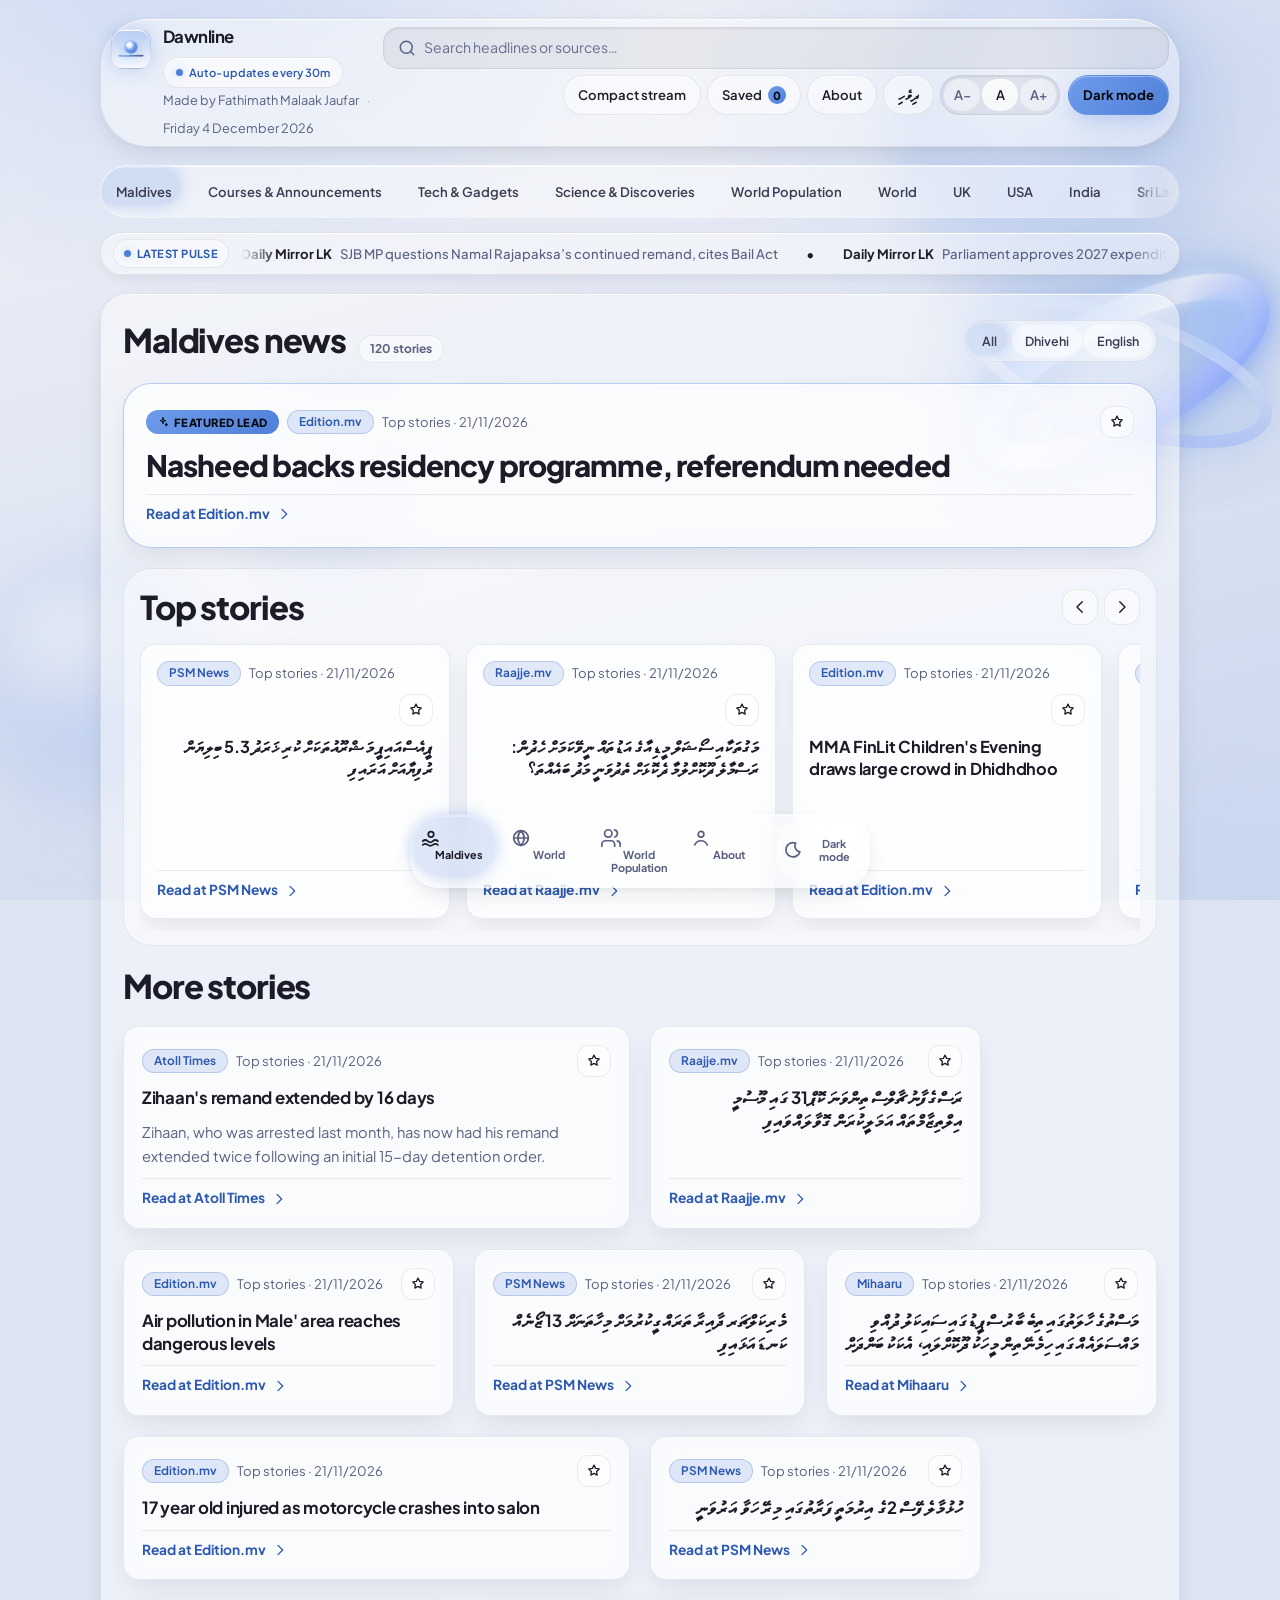
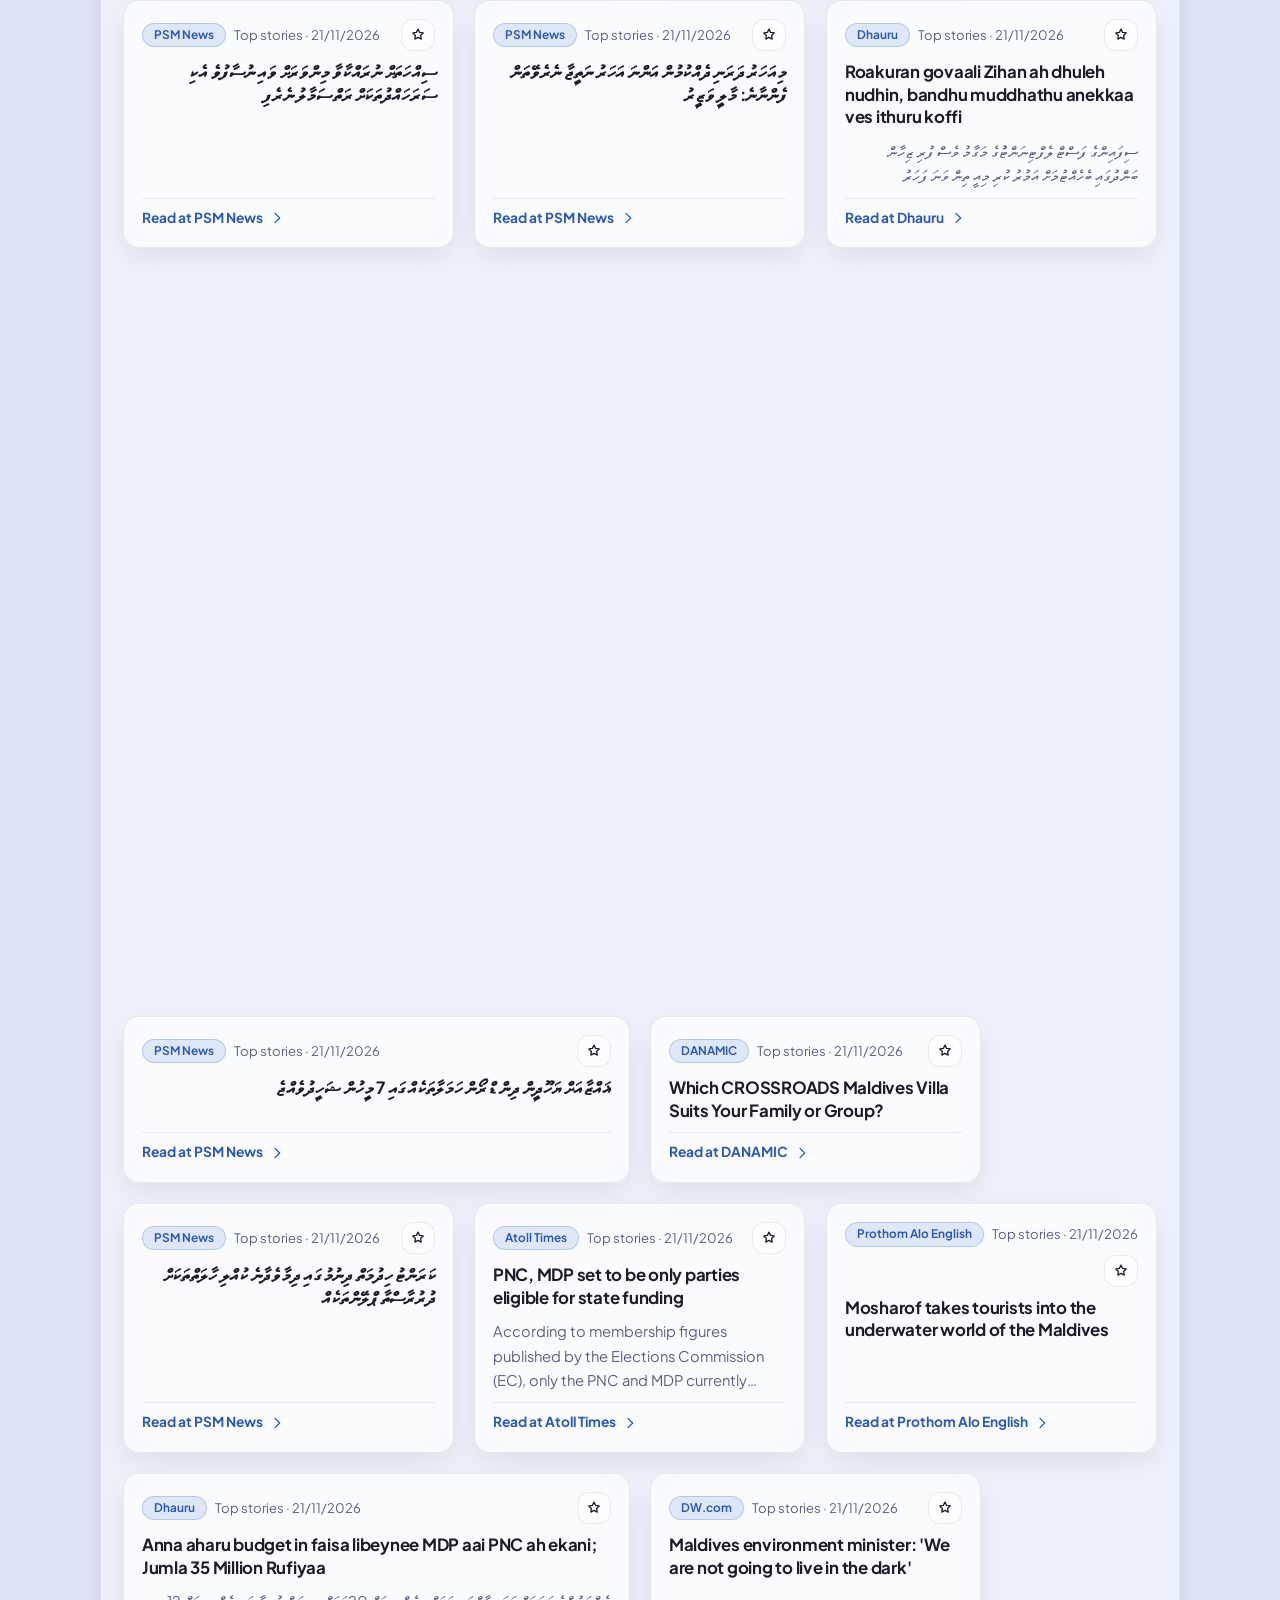
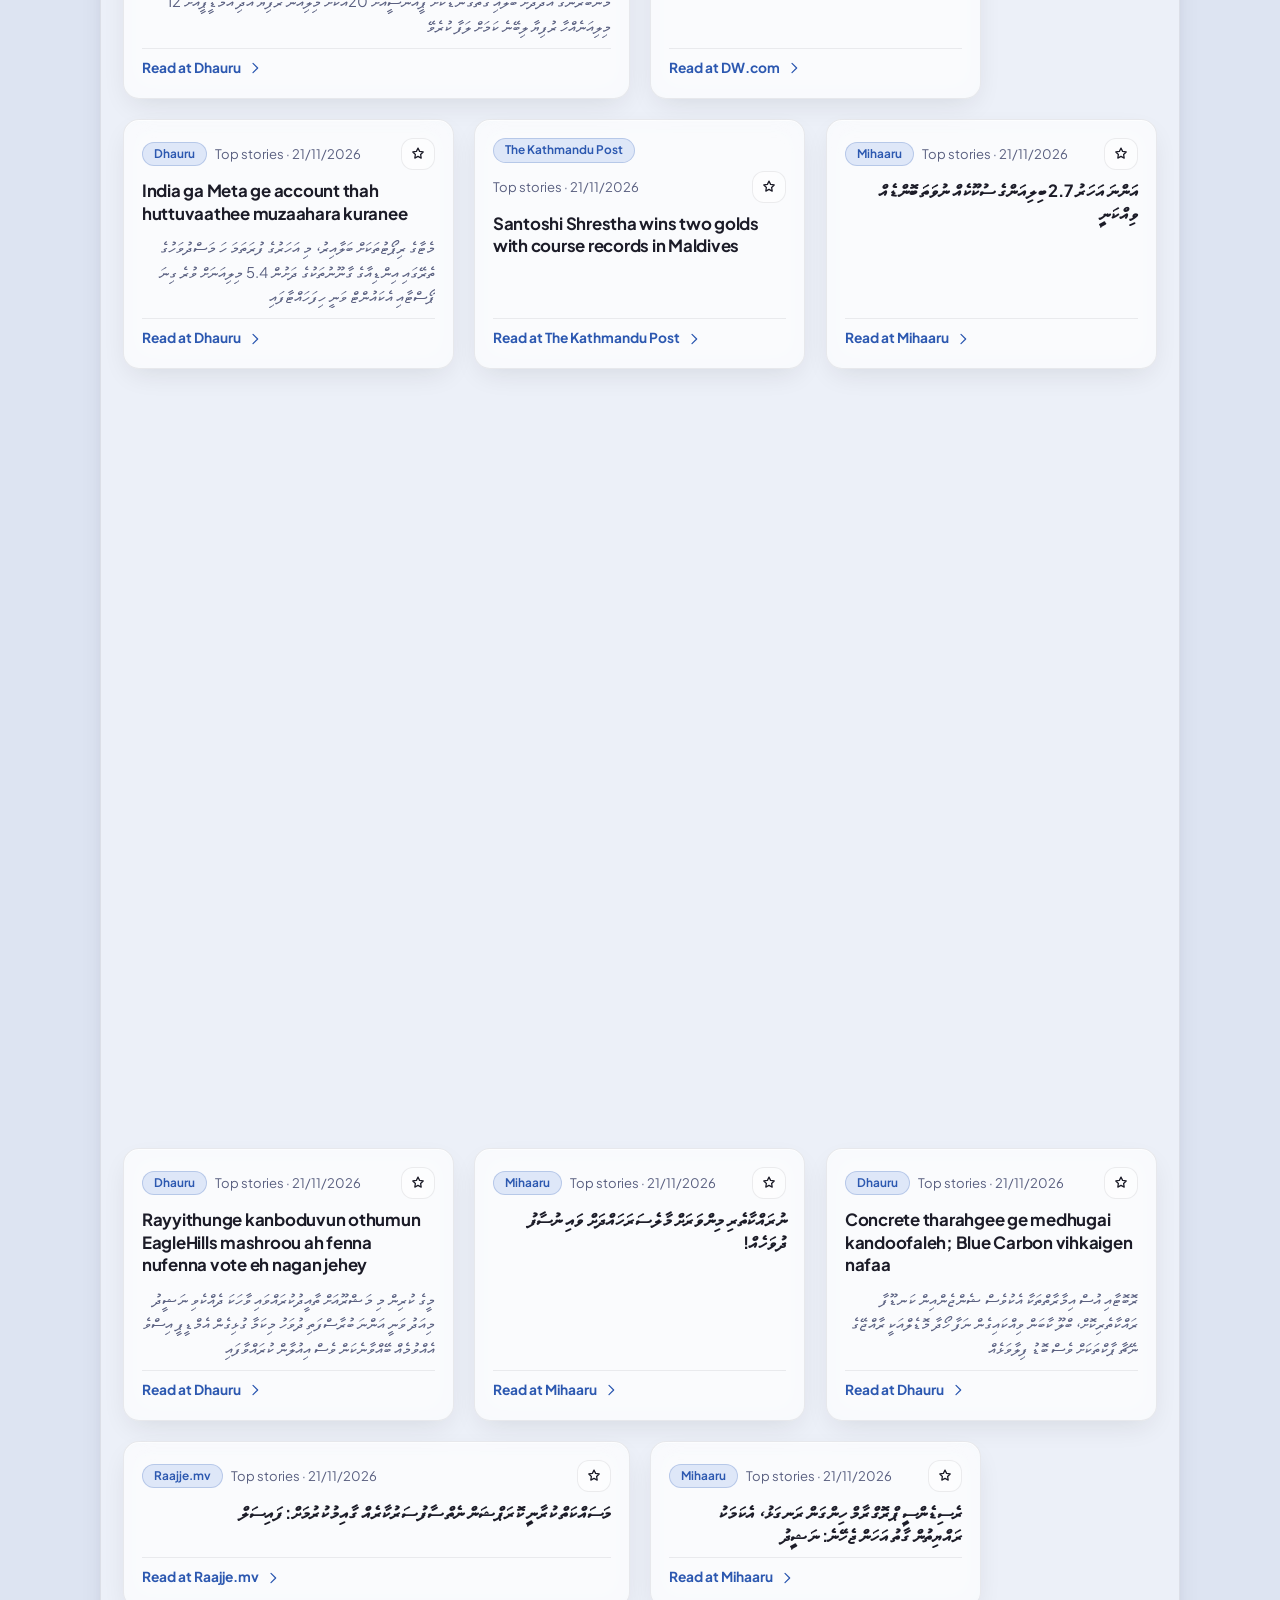
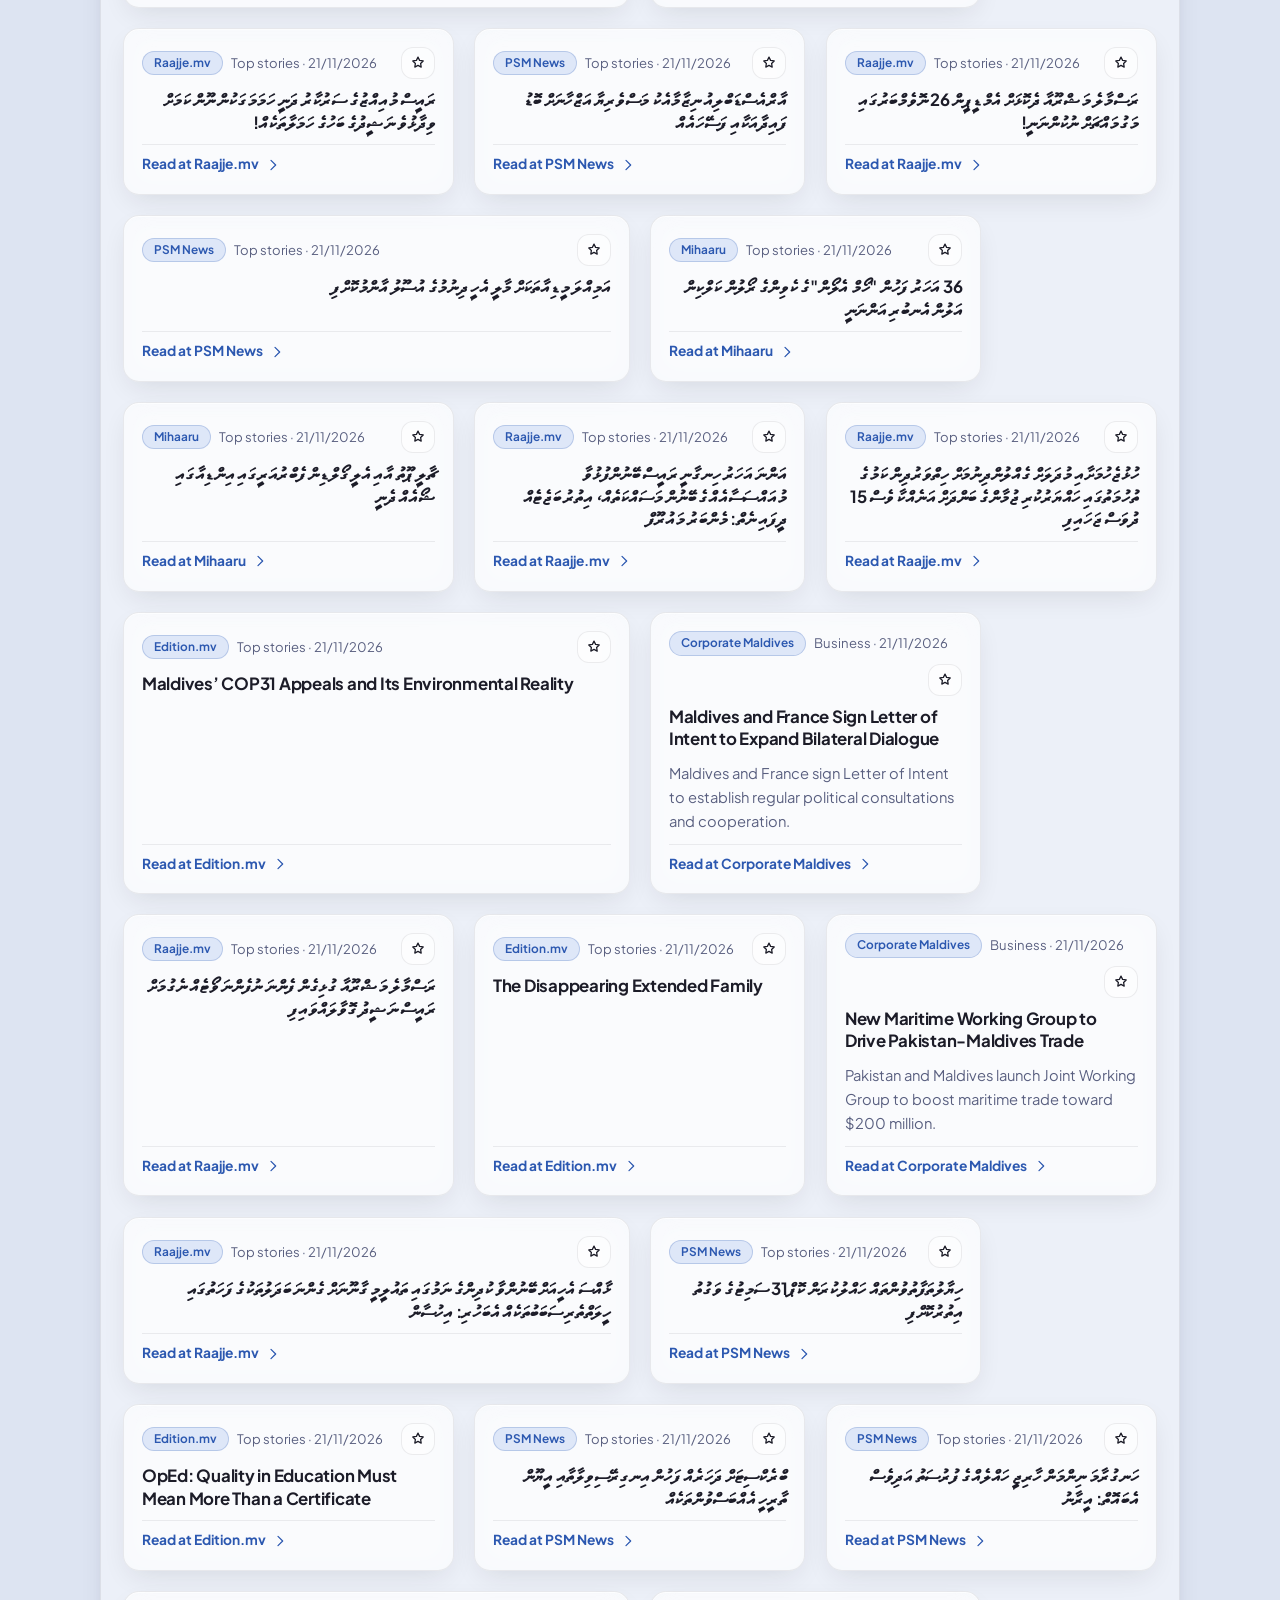
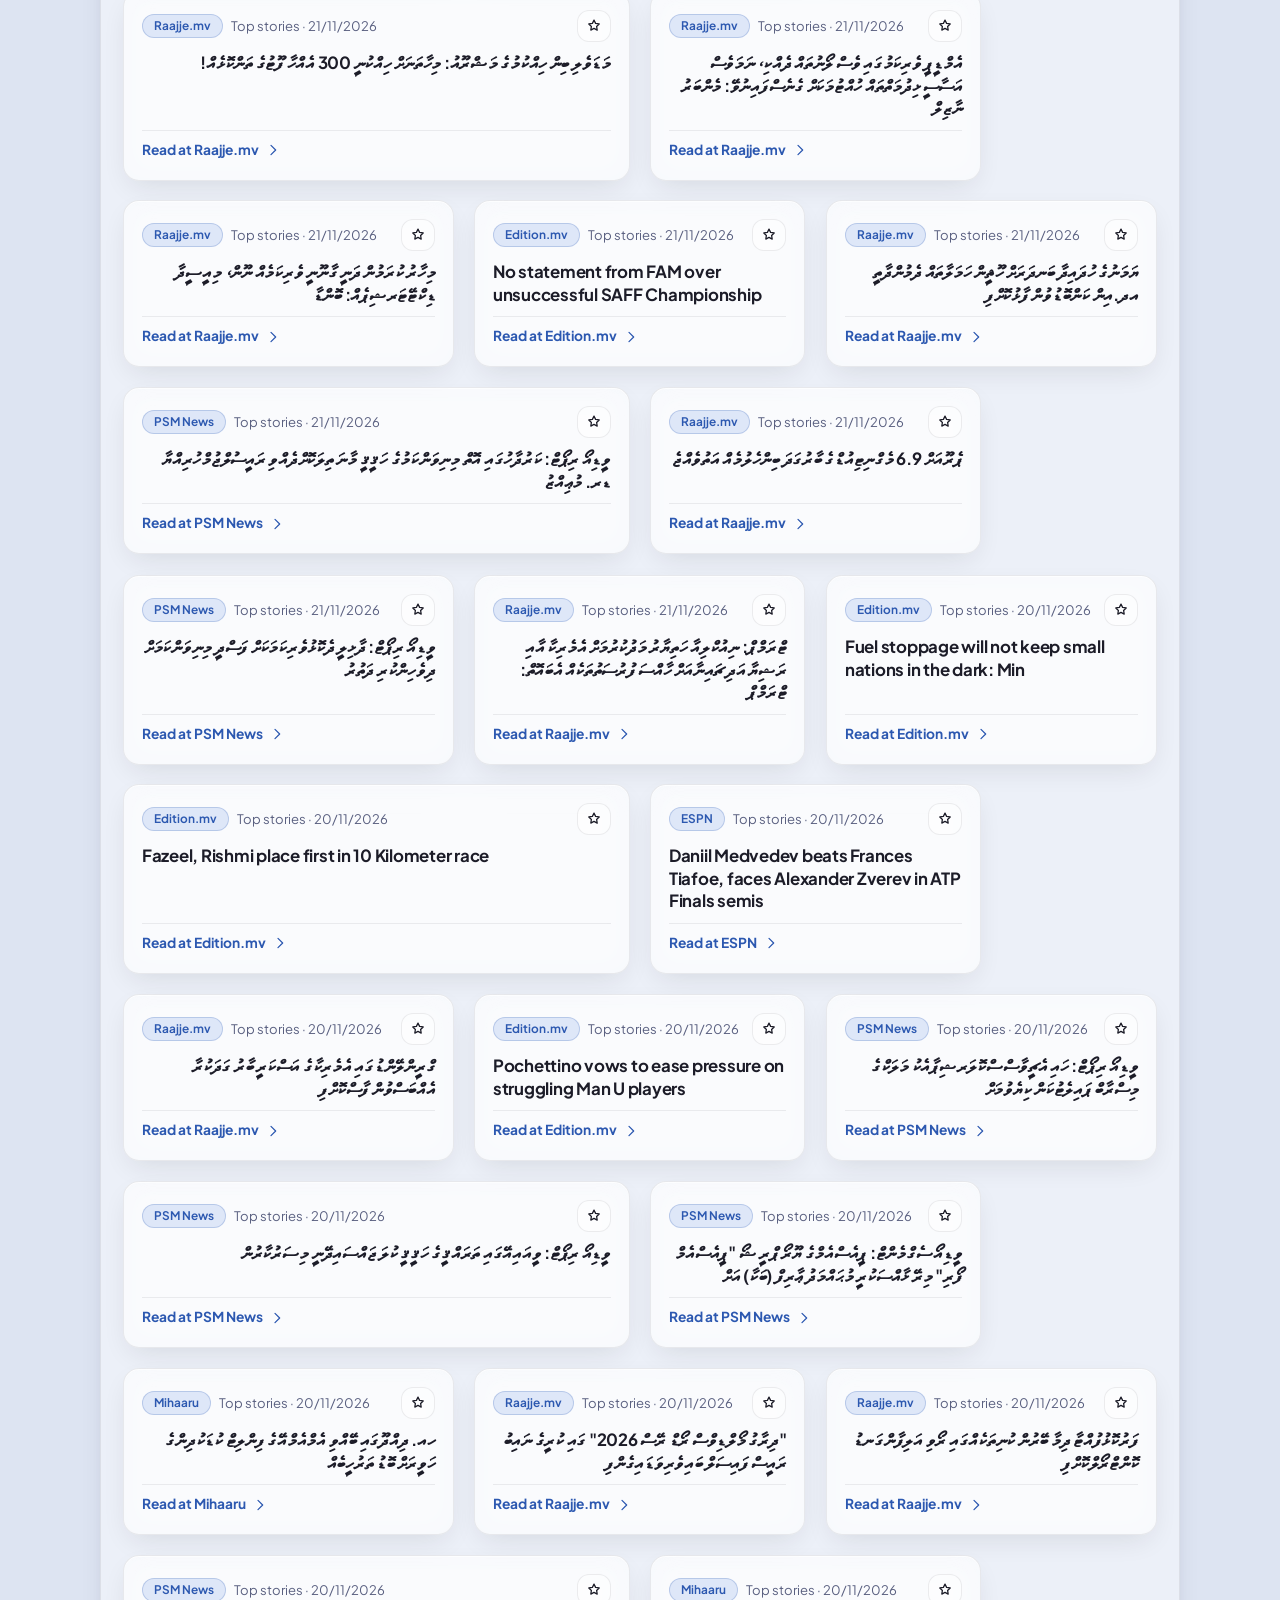
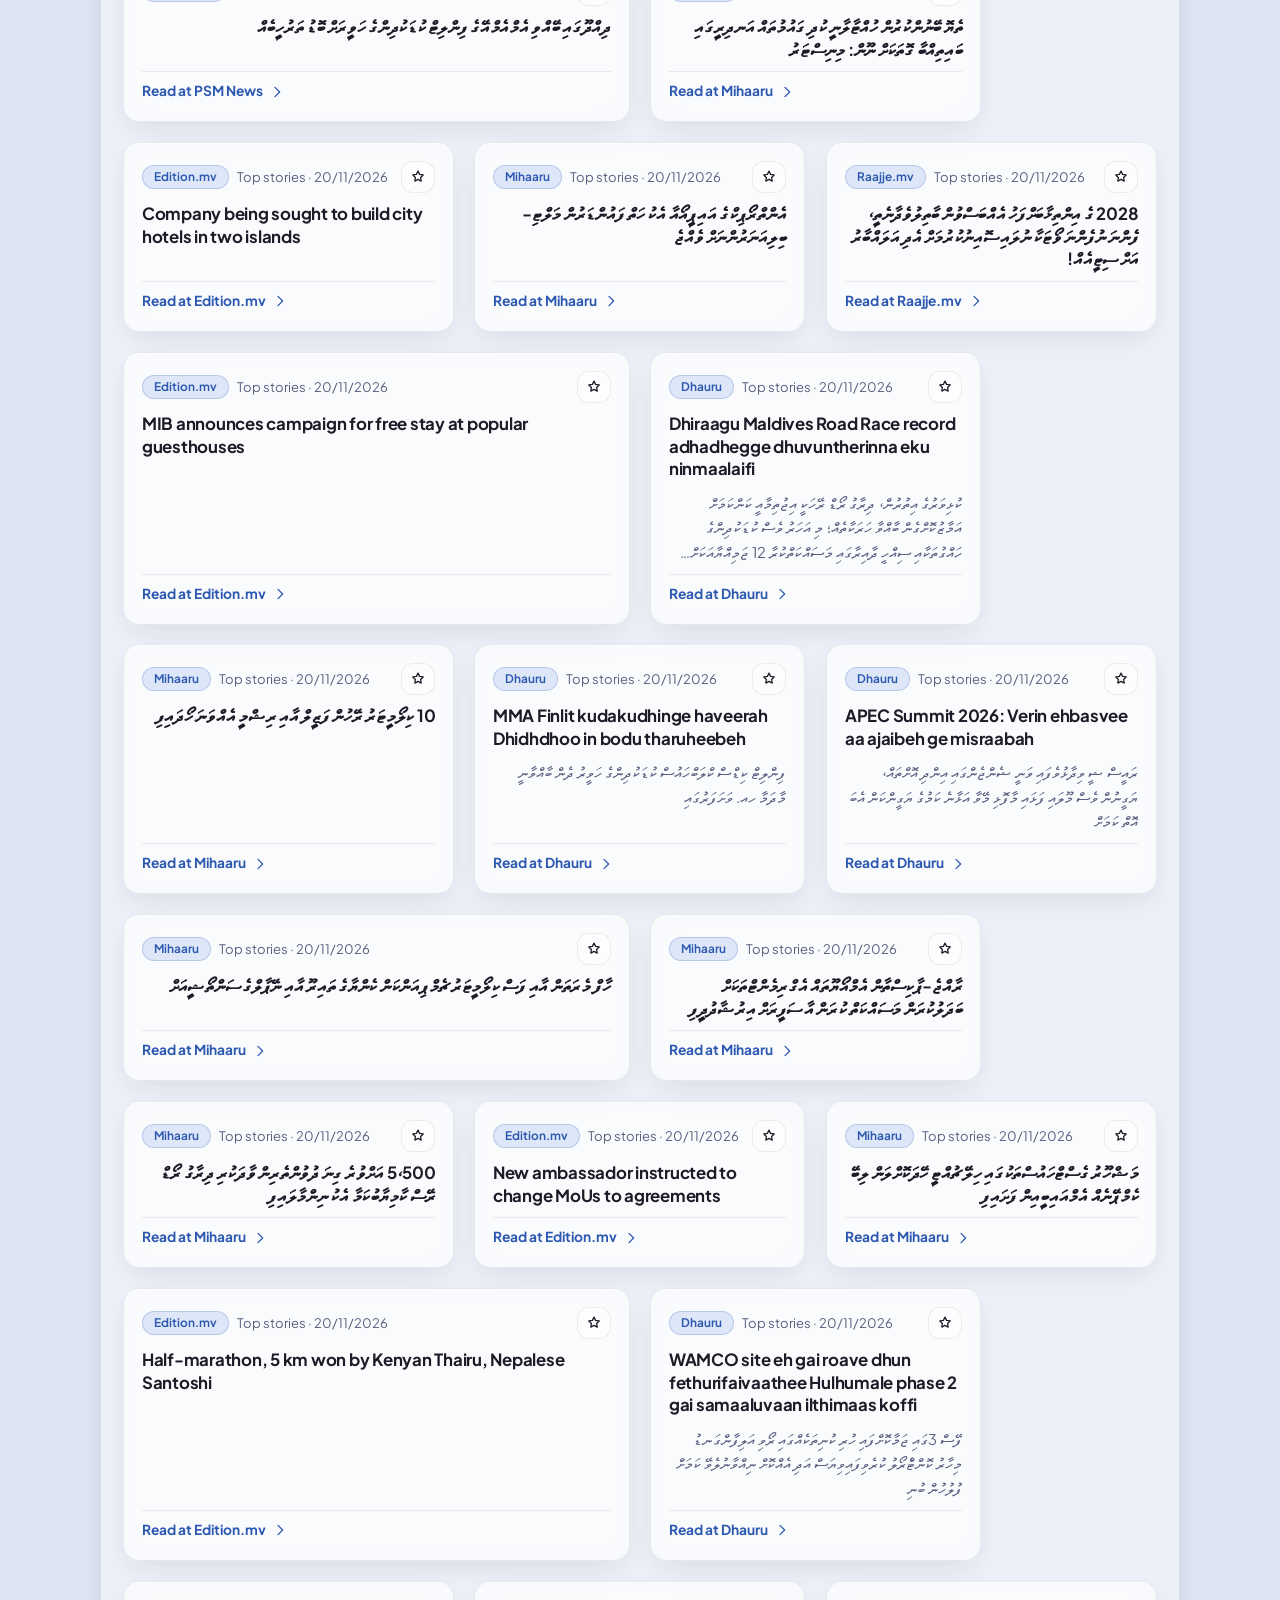
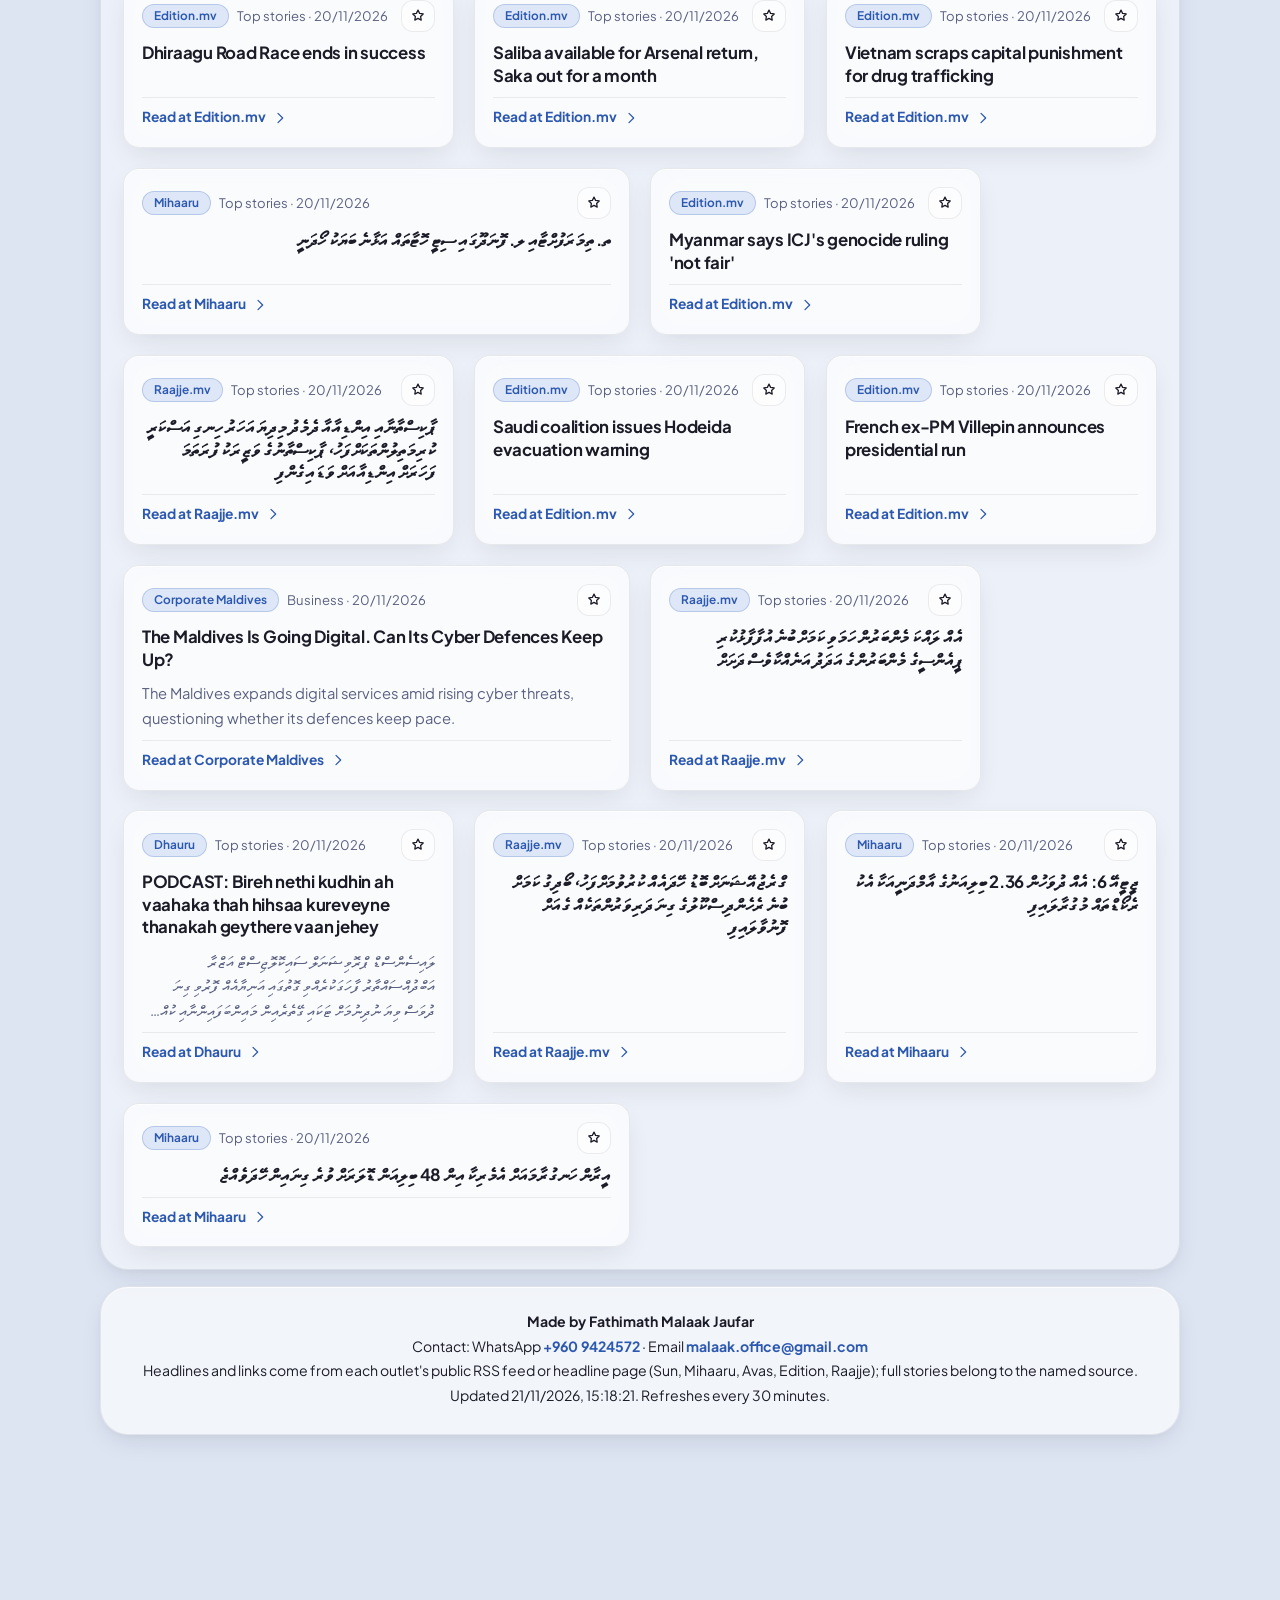
<file: index.html>
<!doctype html><html lang="en"><head><meta charset="utf-8"><script>try{if(+localStorage.fontScale)document.documentElement.style.setProperty("--scale",localStorage.fontScale);const q=new URLSearchParams(location.search).get("theme");if(q)localStorage.theme=q;if(localStorage.theme!="dark")document.documentElement.dataset.theme="light"}catch(e){document.documentElement.dataset.theme="light"}</script><meta name="viewport" content="width=device-width,initial-scale=1">
<title>Dawnline – Made by Fathimath Malaak Jaufar</title>
<script>try{localStorage.introSeen="1"}catch(e){}</script><script src="brand.js"></script><script src="i18n.js"></script>
<link rel="icon" href="dawnline-favicon.svg" type="image/svg+xml"><link rel="icon" href="favicon-32.png" sizes="32x32" type="image/png"><link rel="icon" href="favicon-192.png" sizes="192x192" type="image/png"><link rel="apple-touch-icon" href="apple-touch-icon.png"><meta property="og:title" content="Dawnline"><meta property="og:description" content="Dawnline — Maldives local news plus world, tech, science, courses and announcements, updated every 30 minutes. Made by Fathimath Malaak Jaufar."><meta property="og:image" content="https://reseachrandomv.github.io/raajje-digest/og.png"><meta name="twitter:card" content="summary_large_image">

<link rel="preload" href="fonts/Faruma.woff2" as="font" type="font/woff2" crossorigin>
<link rel="preload" href="fonts/plus-jakarta-latin.woff2" as="font" type="font/woff2" crossorigin>
<script>try{var _r=window.matchMedia&&matchMedia("(prefers-reduced-motion: reduce)").matches;var _f=new URLSearchParams(location.search).get("intro")==="1";if(_f||(!_r&&!sessionStorage.dawnlineIntro)){document.documentElement.dataset.intro="pending";if(!_f)sessionStorage.dawnlineIntro="1";setTimeout(function(){if(document.documentElement.dataset.intro==="pending")delete document.documentElement.dataset.intro},2500)}}catch(e){}</script><style>html{background:#07080D}html[data-theme=light]{background:#DDE4F2}html[data-intro=pending]:before{content:"";position:fixed;inset:0;z-index:3990;background:#07080D;pointer-events:none}html[data-theme=light][data-intro=pending]:before{background:#DDE4F2}</style>
<link rel="stylesheet" href="styles.css"><script src="intro.js" defer></script></head><body class="home">
<div class="ambient-bg" aria-hidden="true">
  <div class="jelly jelly-1"></div>
  <div class="jelly jelly-2"></div>
  <div class="jelly jelly-3"></div>
  <span class="bubble b1"></span><span class="bubble b2"></span><span class="bubble b3"></span>
  <span class="bubble b4"></span><span class="bubble b5"></span><span class="bubble b6"></span>
  <span class="bubble b7"></span><span class="bubble b8"></span>
  <div class="hero-orb ambient-orb" aria-hidden="true">
    <svg viewBox="0 0 200 200" fill="none">
      <defs>
        <linearGradient id="ringGrad" x1="0" y1="0" x2="1" y2="1">
          <stop offset="0%" stop-color="#9FC3FF"/>
          <stop offset="45%" stop-color="#EEF0F6"/>
          <stop offset="100%" stop-color="#6B8CFF"/>
        </linearGradient>
        <filter id="orbGlow" x="-40%" y="-40%" width="180%" height="180%">
          <feGaussianBlur stdDeviation="4" result="b"/>
          <feMerge><feMergeNode in="b"/><feMergeNode in="SourceGraphic"/></feMerge>
        </filter>
      </defs>
      <ellipse cx="100" cy="100" rx="72" ry="26" stroke="url(#ringGrad)" stroke-width="12" filter="url(#orbGlow)" opacity=".85" transform="rotate(-28 100 100)"/>
      <ellipse cx="100" cy="100" rx="72" ry="26" stroke="url(#ringGrad)" stroke-width="6" opacity=".45" transform="rotate(18 100 100)"/>
      <circle cx="148" cy="78" r="16" fill="#9FC3FF" opacity=".35" filter="url(#orbGlow)"/>
      <circle cx="58" cy="128" r="9" fill="#EEF0F6" opacity=".28"/>
    </svg>
  </div>
</div>
<header><div class="w">
  <div class="brand">
    <div class="brand-logo">
      <svg class="brand-mark" data-brand-logo viewBox="0 0 64 64" role="img" aria-label="Dawnline" fill="none" width="36" height="36">
        <defs>
          <linearGradient id="logo-rim" x1="12%" y1="0%" x2="88%" y2="100%">
            <stop offset="0%" stop-color="var(--logo-rim-0)" stop-opacity=".95"/>
            <stop offset="38%" stop-color="var(--logo-rim-1)" stop-opacity=".8"/>
            <stop offset="100%" stop-color="var(--logo-rim-2)" stop-opacity=".35"/>
          </linearGradient>
          <linearGradient id="logo-bar" x1="0%" y1="0%" x2="100%" y2="0%">
            <stop offset="0%" stop-color="var(--logo-bar-0)" stop-opacity=".95"/>
            <stop offset="35%" stop-color="var(--logo-bar-1)" stop-opacity=".95"/>
            <stop offset="100%" stop-color="var(--logo-bar-2)" stop-opacity=".8"/>
          </linearGradient>
          <radialGradient id="logo-sun" cx="36%" cy="32%" r="70%">
            <stop offset="0%" stop-color="var(--logo-sun-0)"/>
            <stop offset="28%" stop-color="var(--logo-sun-1)"/>
            <stop offset="62%" stop-color="var(--logo-sun-2)"/>
            <stop offset="100%" stop-color="var(--logo-sun-3)"/>
          </radialGradient>
          <filter id="logo-glow" x="-60%" y="-60%" width="220%" height="220%">
            <feGaussianBlur in="SourceGraphic" stdDeviation="1.4" result="b"/>
            <feMerge><feMergeNode in="b"/><feMergeNode in="SourceGraphic"/></feMerge>
          </filter>
        </defs>
        <circle cx="32" cy="28.2" r="13.4" fill="var(--logo-glow)" opacity=".55" filter="url(#logo-glow)"/>
        <circle cx="32" cy="28.2" r="12" fill="url(#logo-sun)"/>
        <circle cx="32" cy="28.2" r="12" fill="none" stroke="url(#logo-rim)" stroke-width="1.2"/>
        <ellipse cx="27.4" cy="23.4" rx="3.8" ry="2.3" fill="var(--logo-sheen)" opacity=".78"/>
        <rect x="7" y="43.35" width="50" height="3.4" rx="1.7" fill="url(#logo-bar)"/>
        <rect x="7" y="43.35" width="50" height="3.4" rx="1.7" fill="none" stroke="url(#logo-rim)" stroke-width=".9"/>
        <rect x="13" y="43.9" width="16" height=".85" rx=".4" fill="var(--logo-sheen)" opacity=".55"/>
      </svg>
    </div>
    <div class="brand-meta">
      <div class="title-row">
        <h1 data-t="site">Dawnline</h1>
        <span class="live-pill system-badge"><span class="live-dot"></span><span data-t="livePulse">Auto-updates every 30m</span></span>
      </div>
      <div class="sub-row">
        <span class="sub" data-t="madeBy"></span>
        <span class="sub sub-sep">·</span>
        <span class="sub" id="today"></span>
      </div>
    </div>
  </div>
  <div class="tools">
    <div class="search-wrap">
      <svg class="ui-icon" viewBox="0 0 24 24" fill="none" stroke="currentColor" stroke-width="1.9" stroke-linecap="round" stroke-linejoin="round" aria-hidden="true"><circle cx="11" cy="11" r="8"/><path d="m21 21-4.3-4.3"/></svg>
      <input type="search" id="qSearch" autocomplete="off">
      <button type="button" id="qClear" class="search-clear" aria-label="Clear search"><svg class="ui-icon ui-icon-close" viewBox="0 0 24 24" aria-hidden="true" focusable="false" fill="none" stroke="currentColor" stroke-width="1.9" stroke-linecap="round" stroke-linejoin="round"><path d="M6 6l12 12M18 6L6 18"/></svg></button>
    </div>
    <button type="button" id="viewMode" aria-pressed="false"></button>
    <button type="button" id="savedBtn" aria-pressed="false"><span id="savedLb"></span><span class="badge-cnt" id="savedCnt">0</span></button>
    <a class="ab" href="about.html" data-t="about"></a>
    <button type="button" id="lg" lang="en"></button>
    <div class="fsz" role="group" id="fsg" dir="ltr"><button type="button" id="fsm">A−</button><button type="button" id="fsr">A</button><button type="button" id="fsp">A+</button></div>
    <button type="button" id="tm"></button>
  </div>
</div></header>
<div class="countries-shell" id="countriesShell"><nav id="countries"></nav></div>
<div class="ticker-wrap" id="tickerBar" aria-label="Latest headlines">
  <span class="ticker-badge"><span class="live-dot"></span><span data-t="breaking">Latest Pulse</span></span>
  <div class="ticker-track"><div class="ticker-inner" id="tickerInner"></div></div>
</div>
<div id="feedStatus" class="feed-status" hidden></div>
<main id="list" aria-live="polite"><p class="vh" data-t="loading"></p><article class="sk" aria-hidden="true"><i class="im"></i><i class="s"></i><i class="l"></i><i class="m"></i></article><article class="sk" aria-hidden="true"><i class="im"></i><i class="s"></i><i class="l"></i><i class="m"></i></article><article class="sk" aria-hidden="true"><i class="im"></i><i class="s"></i><i class="l"></i><i class="m"></i></article></main>
<footer><strong data-t="madeBy"></strong><br><span data-t="contact"></span> WhatsApp <a href="https://wa.me/9609424572" rel="noopener" dir="ltr">+960 9424572</a> · <span data-t="email"></span> <a href="mailto:malaak.office@gmail.com">malaak.office@gmail.com</a><br><span data-t="srcNote"></span> <span id="upd"></span></footer>
<script>
const FALLBACK_NEWS={
  updated:new Date().toISOString(),
  items:[
    {country:"Maldives",category:"Top stories",source:"Mihaaru",published:new Date(Date.now()-18*6e4).toISOString(),link:"https://mihaaru.com",image:"https://images.unsplash.com/photo-1514282401047-d79a71a590e8?auto=format&fit=crop&w=900&q=80",title:"މާލެ ސަރަހައްދުގެ ޑިޖިޓަލް ޚިދުމަތްތައް އާ ހަރުފަތަކަށް ގެންދިއުމުގެ މަޝްރޫޢު ފަށައިފި",title_dv:"މާލެ ސަރަހައްދުގެ ޑިޖިޓަލް ޚިދުމަތްތައް އާ ހަރުފަތަކަށް ގެންދިއުމުގެ މަޝްރޫޢު ފަށައިފި",summary:"Public digital infrastructure across the Greater Malé region receives a major speed and accessibility upgrade this quarter.",summary_dv:"މާލެ ސަރަހައްދުގެ އާންމު ޑިޖިޓަލް ޚިދުމަތްތައް އިތުރަށް ހަލުވިކޮށް ފަސޭހަކުރުމުގެ މަސައްކަތް ފަށައިފިއެވެ."},
    {country:"Maldives",category:"Top stories",source:"Edition.mv",published:new Date(Date.now()-34*6e4).toISOString(),link:"https://edition.mv",image:"https://images.unsplash.com/photo-1573843981267-be1999ff37cd?auto=format&fit=crop&w=800&q=80",title:"Raajje Transport Link expands high-speed ferry connectivity across southern atolls",title_dv:"އާރްޓީއެލް ފެރީގެ ޚިދުމަތް ދެކުނުގެ އަތޮޅުތަކަށް އިތުރަށް ފުޅާކޮށްފި",summary:"Commuters across the southern zone can now book inter-island routes with real-time schedule tracking.",summary_dv:"ދެކުނުގެ އަތޮޅުތަކުގެ ދަތުރުފަތުރު ފަސޭހަކުރުމަށް އާރްޓީއެލްގެ އާ ރޫޓުތައް ތަޢާރަފުކޮށްފިއެވެ."},
    {country:"Maldives",category:"Top stories",source:"Sun Online",published:new Date(Date.now()-52*6e4).toISOString(),link:"https://sun.mv",image:"https://images.unsplash.com/photo-1544551763-46a013bb70d5?auto=format&fit=crop&w=800&q=80",title:"ފަތުރުވެރިކަމުގެ އާ ރެކޯޑެއް: މިއަހަރު ޒިޔާރަތްކުރި ފަތުރުވެރިންގެ އަދަދު އިތުރުވެއްޖެ",title_dv:"ފަތުރުވެރިކަމުގެ އާ ރެކޯޑެއް: މިއަހަރު ޒިޔާރަތްކުރި ފަތުރުވެރިންގެ އަދަދު އިތުރުވެއްޖެ",summary:"Tourism arrivals continue strong momentum heading into the peak winter season across Maldives resorts and guesthouses.",summary_dv:"ރާއްޖެއަށް ޒިޔާރަތްކުރާ ފަތުރުވެރިންގެ އަދަދު ކުރީ އަހަރަށްވުރެ ބޮޑުތަނުން އިތުރުވެއްޖެއެވެ."},
    {country:"Maldives",category:"Business",source:"Avas",published:new Date(Date.now()-75*6e4).toISOString(),link:"https://avas.mv",image:"https://images.unsplash.com/photo-1507525428034-b723cf961d3e?auto=format&fit=crop&w=800&q=80",title:"Instant digital payments and QR merchant checkouts surge across local islands",title_dv:"ރަށްރަށުގެ ފިހާރަތަކުގައި ޑިޖިޓަލް ފައިސާ ދެއްކުން އިތުރުވެއްޖެ",summary:"Small businesses and island retailers report rapid adoption of contactless and mobile banking solutions.",summary_dv:"ކުދި ވިޔަފާރިތަކުން އޮންލައިންކޮށް ފައިސާ ބަލައިގަތުން ވަނީ ވަރަށް ބޮޑަށް އިތުރުވެފައެވެ."},
    {country:"Maldives",category:"Education",source:"Raajje.mv",published:new Date(Date.now()-95*6e4).toISOString(),link:"https://raajje.mv",image:"https://images.unsplash.com/photo-1523240795612-9a054b0db644?auto=format&fit=crop&w=800&q=80",title:"މަތީ ތަޢުލީމާއި އޮންލައިން ޑިޕްލޮމާ ކޯސްތަކަށް ކުރިމަތިލުމުގެ ފުރުޞަތު ހުޅުވާލައިފި",title_dv:"މަތީ ތަޢުލީމާއި އޮންލައިން ޑިޕްލޮމާ ކޯސްތަކަށް ކުރިމަތިލުމުގެ ފުރުޞަތު ހުޅުވާލައިފި",summary:"Flexible evening and online study tracks allow working professionals across the Maldives to earn accredited diplomas.",summary_dv:"ވަޒީފާގައި އުޅޭ ފަރާތްތަކަށް ފަސޭހައިން ކިޔެވޭނެ އޮންލައިން ކޯސްތަކަށް ވަނީ ހުޅުވާލާފައެވެ."},
    {country:"Maldives",category:"Science & Tech",source:"Edition.mv",published:new Date(Date.now()-115*6e4).toISOString(),link:"https://edition.mv",title:"Solar micro-grids cut diesel consumption across 18 outer atoll islands",title_dv:"18 ރަށެއްގައި ސޯލާ ހަކަތައިގެ ނިޒާމު ޤާއިމުކޮށް ތެލަށް ކުރާ ޚަރަދު ކުޑަކޮށްފި",summary:"Hybrid battery storage systems paired with floating and rooftop solar arrays are powering island utilities.",summary_dv:"އިޔާދަކުރަނިވި ހަކަތައިގެ މަޝްރޫޢުތަކުން ރަށްރަށުގެ ކަރަންޓު ޚަރަދު ވަނީ ކުޑަވެފައެވެ."},
    {country:"Maldives",category:"Top stories",source:"Mihaaru",published:new Date(Date.now()-140*6e4).toISOString(),link:"https://mihaaru.com",title:" Coral reef restoration teams plant 15,000 heat-resilient coral fragments in Kaafu Atoll",title_dv:"ކ. އަތޮޅުގައި 15،000 އަށްވުރެ ގިނަ مرޖާން އިންދައިފި",summary:"Marine biologists and local dive centers collaborate to strengthen reef ecosystems against warming waters.",summary_dv:"ފަރުތައް އާލާކުރުމުގެ ޕްރޮގްރާމުގެ ދަށުން ގިނަ އަދަދެއްގެ މުރަކަ ވަނީ އިންދާފައެވެ."},
    {country:"Maldives",category:"Top stories",source:"Sun Online",published:new Date(Date.now()-165*6e4).toISOString(),link:"https://sun.mv",title:"Youth esports and content creation tournament announced in Malé",title_dv:"ޒުވާނުންނަށް ޚާއްޞަ އީ-ސްޕޯޓްސް މުބާރާތެއް މާލޭގައި ބާއްވަނީ",summary:"Mobile gaming teams and live streamers will compete in regional qualifiers next month.",summary_dv:"މޮބައިލް ގޭމިންގ ޓީމްތަކަށް ޚާއްޞަކޮށްގެން ބޮޑު މުބާރާތެއް އިއުލާންކޮށްފިއެވެ."},
    {country:"Maldives",category:"Business",source:"Avas",published:new Date(Date.now()-190*6e4).toISOString(),link:"https://avas.mv",title:"Velana International Airport new terminal readies automated e-gates for faster arrivals",title_dv:"ވެލާނާ އެއާޕޯޓުގެ އާ ޓާމިނަލްގައި އޮޓޮމޭޓެޑް އީ-ގޭޓްތައް ބަހައްޓަނީ",summary:"Next-generation passenger processing lanes aim to cut terminal wait times by half.",summary_dv:"ފަތުރުވެރިންނާއި ދަތުރުވެރިންނަށް އަވަސް ޚިދުމަތް ދިނުމަށް އާ އީ-ގޭޓްތައް ތައްޔާރުކޮށްފިއެވެ."},
    {country:"Maldives",category:"Top stories",source:"Raajje.mv",published:new Date(Date.now()-220*6e4).toISOString(),link:"https://raajje.mv",title:"Community tree-planting drive adds 4,000 shade trees across Hulhumalé Phase 2",title_dv:"ހުޅުމާލެ ދެވަނަ ފިޔަވަހީގައި 4،000 ގަސް އިންދުމުގެ ހަރަކާތެއް",summary:"Residents and volunteers joined forces over the weekend to create cooler pedestrian walkways.",summary_dv:"ހުޅުމާލޭގެ މަގުތަކުގައި ހިޔާ ލިބޭ ގަސް އިންދުމުގެ ޕްރޮގްރާމެއް ކުރިއަށް ގެންގޮސްފިއެވެ."},
    {country:"Courses",category:"Courses & admissions",source:"MAPS College",published:new Date(Date.now()-45*6e4).toISOString(),link:"https://maps.edu.mv",title:"Online Diploma in Marketing Management & University Preparation intake open",title_dv:"މާކެޓިންގ މެނޭޖްމަންޓް އޮންލައިން ޑިޕްލޮމާ ކޯސްތަކަށް ހުޅުވާލައިފި",summary:"Study from anywhere with flexible online modules tailored for shift workers and aspiring entrepreneurs."},
    {country:"Courses",category:"Announcements",source:"MNU",published:new Date(Date.now()-110*6e4).toISOString(),link:"https://mnu.edu.mv",title:"Short courses in Digital Media, Graphic Design & Cybersecurity Fundamentals",title_dv:"ޑިޖިޓަލް މީޑިއާ އަދި ސައިބަރ ސެކިއުރިޓީ ކުރު ކޯސްތައް",summary:"Applications are now open for certificate programs starting next semester."},
    {country:"Tech",category:"Gadgets",source:"The Verge",published:new Date(Date.now()-28*6e4).toISOString(),link:"https://www.theverge.com",image:"https://images.unsplash.com/photo-1517336714731-489689fd1ca8?auto=format&fit=crop&w=800&q=80",title:"Next-gen ultra-thin laptops bring 22-hour battery life and brighter OLED displays",summary:"New ARM and silicon architectures push portable creator workflows further without fan noise."},
    {country:"Tech",category:"Tech",source:"Ars Technica",published:new Date(Date.now()-64*6e4).toISOString(),link:"https://arstechnica.com",title:"Browser-based privacy tools and zero-server web apps gain traction on GitHub",summary:"Developers are building client-side encryption, metadata scrubbers, and local-first utilities that run entirely in the browser."},
    {country:"Science",category:"UK",source:"BBC Science",published:new Date(Date.now()-40*6e4).toISOString(),link:"https://www.bbc.com/news/science_and_environment",image:"https://images.unsplash.com/photo-1451187580459-43490279c0fa?auto=format&fit=crop&w=800&q=80",title:"UK researchers unveil high-efficiency perovskite solar cells for marine environments",summary:"Oxford and Cambridge laboratories demonstrate durable tandem solar coatings resistant to salt spray."},
    {country:"World",category:"World",source:"Reuters",published:new Date(Date.now()-22*6e4).toISOString(),link:"https://www.reuters.com",image:"https://images.unsplash.com/photo-1526778548025-fa2f459cd5c1?auto=format&fit=crop&w=800&q=80",title:"Global clean energy investment reaches new milestone across Asia-Pacific nations",summary:"Grid modernization and coastal resilience initiatives lead infrastructure spending this year."},
    {country:"India",category:"World",source:"The Hindu",published:new Date(Date.now()-50*6e4).toISOString(),link:"https://www.thehindu.com",title:"Bengaluru tech corridor expands metro connectivity and startup incubator hubs",summary:"New express transit lines connect major electronics and software campuses."},
    {country:"Sri Lanka",category:"World",source:"Daily Mirror",published:new Date(Date.now()-80*6e4).toISOString(),link:"https://www.dailymirror.lk",title:"Regional maritime and aviation links boost Indian Ocean travel corridor",summary:"Short-haul flights between Colombo, Malé, and southern Indian cities see higher frequency."}
  ]
};
const $=id=>document.getElementById(id);
let searchQuery="",streamMode=safeGet("streamMode","0")==="1",onlySaved=false;
let savedLinks=new Set();
try{savedLinks=new Set(JSON.parse(safeGet("savedLinks","[]")))}catch(e){}
function persistSaved(){try{safeSet("savedLinks",JSON.stringify([...savedLinks]))}catch(e){}updateSavedBadge()}
function updateSavedBadge(){const c=$('savedCnt');if(c)c.textContent=savedLinks.size}

function staticText(){
  document.querySelectorAll('[data-t]').forEach(e=>e.textContent=t(e.dataset.t));
  document.title=t('site');
  $('countries').setAttribute('aria-label',t('chooseTab'));
  $('fsg').setAttribute('aria-label',t('textSize'));
  $('fsm').setAttribute('aria-label',t('smaller'));
  $('fsp').setAttribute('aria-label',t('larger'));
  $('qSearch').setAttribute('placeholder',t('searchPh'));
  $('qSearch').setAttribute('aria-label',t('searchPh'));
  $('qClear').setAttribute('aria-label',t('clearSearch'));
  $('viewMode').textContent=streamMode?t('bentoView'):t('listView');
  $('viewMode').setAttribute('aria-pressed',streamMode);
  $('savedLb').textContent=t('saved');
  updateSavedBadge();
  const o=Object.keys(LANGS).find(l=>l!=LANG);
  $('lg').textContent=LANGS[o].label;$('lg').lang=o;$('lg').setAttribute('aria-label',t('langAria'));
}
const tm=$('tm');
function applyTheme(x){
  if(x=='light')document.documentElement.dataset.theme='light';
  else delete document.documentElement.dataset.theme;
  tm.textContent=x=='light'?t('dark'):t('light');
  tm.setAttribute('aria-label',x=='light'?t('toDark'):t('toLight'));
  if(window.applyBrand)applyBrand();
  if(window.renderDock)renderDock();
}
let theme=safeGet('theme','light');
tm.onclick=()=>{theme=theme=='light'?'dark':'light';safeSet('theme',theme);applyTheme(theme)};
const ORDER=["Maldives","Courses","Tech","Science","Population","World","UK","USA","India","Sri Lanka","Pakistan","UAE","Australia"];
let pop=null,timer=null;
const STEPS=[.85,1,1.15,1.3,1.4];
let si=STEPS.indexOf(+safeGet('fontScale',1));if(si<0)si=1;
const fsm=$('fsm'),fsr=$('fsr'),fsp=$('fsp');
function applySize(){
  const v=STEPS[si];document.documentElement.style.setProperty('--scale',v);safeSet('fontScale',v);
  fsm.disabled=si==0;fsp.disabled=si==STEPS.length-1;
  fsr.setAttribute('aria-pressed',si==1);fsr.setAttribute('aria-label',t('reset',{p:Math.round(v*100)}));
}
fsm.onclick=()=>{if(si>0)si--;applySize()};
fsp.onclick=()=>{if(si<STEPS.length-1)si++;applySize()};
fsr.onclick=()=>{si=1;applySize()};

$('viewMode').onclick=()=>{
  streamMode=!streamMode;
  safeSet('streamMode',streamMode?'1':'0');
  $('list').classList.toggle('stream-mode',streamMode);
  $('viewMode').textContent=streamMode?t('bentoView'):t('listView');
  $('viewMode').setAttribute('aria-pressed',streamMode);
};
$('savedBtn').onclick=()=>{
  onlySaved=!onlySaved;
  $('savedBtn').setAttribute('aria-pressed',onlySaved);
  render();
};
$('qSearch').addEventListener('input',e=>{
  searchQuery=e.target.value.trim().toLowerCase();
  $('qClear').classList.toggle('show',searchQuery.length>0);
  render();
});
$('qClear').onclick=()=>{
  $('qSearch').value='';searchQuery='';
  $('qClear').classList.remove('show');
  render();
};

let data,cur=new URLSearchParams(location.search).get("tab")||safeGet("country","Maldives"),mvF=safeGet("mvF",safeGet("dvOnly","")=="1"?"dv":"all");
const esc=s=>(s||"").replace(/[&<>"]/g,c=>({"&":"&amp;","<":"&lt;",">":"&gt;",'"':"&quot;"}[c]));
const safeHref=s=>{try{const u=new URL(String(s||""),location.href);if(u.protocol==="http:"||u.protocol==="https:")return u.href}catch(e){}return""};
const THAANA=/[\u0780-\u07BF]/,isDv=i=>THAANA.test(i.title);
const loc=()=>LANG=='dv'?'dv-MV':'en-GB';
const ago=d=>{if(!d)return"";const m=(Date.now()-new Date(d))/6e4;return m<60?t('minAgo',{n:Math.max(1,m|0)}):m<1440?t('hAgo',{n:m/60|0}):new Date(d).toLocaleDateString(loc())};
const tab=c=>STR[LANG].tabs[c]||STR.en.tabs[c]||c,cat=c=>STR[LANG].cats[c]||c;

function renderTicker(){
  const bar=$('tickerBar'),inner=$('tickerInner');
  if(!data||!data.items||!data.items.length){bar.style.display='none';return}
  bar.style.display='flex';
  const topItems=data.items.slice(0,10);
  const html=topItems.map(i=>{
    const tr=LANG=='dv'&&i.title_dv;
    const T=tr?i.title_dv:i.title;
    return `<a class="ticker-item" href="${esc(safeHref(i.link))||"#"}" target="_blank" rel="noopener"><b>${esc(i.source)}</b> ${esc(T)}</a>`;
  }).join('<span>•</span>');
  inner.innerHTML=html+'<span>•</span>'+html;
}

function applyAll(){
  $('today').textContent=new Date().toLocaleDateString(loc(),{weekday:'long',day:'numeric',month:'long',year:'numeric'});
  setLangAttrs();staticText();applyTheme(theme);applySize();
  $('list').classList.toggle('stream-mode',streamMode);
  if(data){
    $('upd').textContent=t('updated',{t:new Date(data.updated).toLocaleString(loc())});
    renderTicker();
    render();
  }
}
$('lg').onclick=()=>{LANG=$('lg').lang;safeSet('lang',LANG);applyAll()};

function attachCardInteractions(){
  if(matchMedia('(prefers-reduced-motion: reduce)').matches)return;
  document.querySelectorAll('#list article').forEach(card=>{
    card.addEventListener('pointermove',e=>{
      const r=card.getBoundingClientRect();
      const x=e.clientX-r.left,y=e.clientY-r.top;
      card.style.setProperty('--mx',x+'px');
      card.style.setProperty('--my',y+'px');
      const rx=((y/r.height)-0.5)*-4.5;
      const ry=((x/r.width)-0.5)*4.5;
      card.style.setProperty('--rx',rx.toFixed(2)+'deg');
      card.style.setProperty('--ry',ry.toFixed(2)+'deg');
    });
    card.addEventListener('pointerleave',()=>{
      card.style.setProperty('--rx','0deg');
      card.style.setProperty('--ry','0deg');
    });
  });
}

function render(){
  const nav=$('countries');
  const cs=ORDER.filter(c=>c=="Population"?pop:data.items.some(i=>i.country==c));
  if(!cs.includes(cur))cur="Maldives";
  const keys=cs.join('|');
  if(nav.dataset.keys!==keys){
    nav.dataset.keys=keys;
    const keep=nav.querySelector('.tab-pill');
    nav.innerHTML=(keep?keep.outerHTML:'')+cs.map(c=>`<button type="button" aria-pressed="${c==cur&&!onlySaved}" data-c="${c}">${esc(tab(c))}</button>`).join('');
    nav.querySelectorAll('button').forEach(b=>b.onclick=()=>{onlySaved=false;$('savedBtn').setAttribute('aria-pressed','false');cur=b.dataset.c;safeSet('country',cur);render();scrollTo({top:0,behavior:'smooth'})});
  }else{
    nav.querySelectorAll('button').forEach(b=>{
      b.setAttribute('aria-pressed',String(b.dataset.c==cur&&!onlySaved));
      b.textContent=tab(b.dataset.c);
    });
  }
  if(window.syncGlassPills)requestAnimationFrame(syncGlassPills);
  clearInterval(timer);
  if(cur=="Population"&&!onlySaved&&!searchQuery){
    try{return renderPop()}catch(e){console.error(e);pop=POP_FB;return renderPop()}
  }
  let items=onlySaved?data.items.filter(i=>savedLinks.has(i.link)):data.items.filter(i=>i.country==cur);
  if(cur=="Science"&&!onlySaved)items=[...items.filter(i=>i.category=="UK"),...items.filter(i=>i.category!="UK")];
  const hasDv=items.some(isDv);
  if(hasDv&&mvF=='dv')items=items.filter(isDv);
  else if(hasDv&&mvF=='en')items=items.filter(i=>!isDv(i));
  else if(LANG=='dv')items=[...items.filter(isDv),...items.filter(i=>!isDv(i))];
  if(searchQuery){
    items=items.filter(i=>{
      const blob=`${i.title||''} ${i.title_dv||''} ${i.summary||''} ${i.summary_dv||''} ${i.source||''} ${i.category||''}`.toLowerCase();
      return blob.includes(searchQuery);
    });
  }
  const filt=hasDv?`<div class="filt" role="group" aria-label="${esc(t('filter'))}"><button type="button" data-f="all" aria-pressed="${mvF=='all'}">${esc(t('fAll'))}</button><button type="button" data-f="dv" aria-pressed="${mvF=='dv'}">${esc(t('fDv'))}</button><button type="button" data-f="en" aria-pressed="${mvF=='en'}">${esc(t('fEn'))}</button></div>`:'';
  const head=onlySaved?t('saved'):(STR[LANG].tabs[cur]&&["Maldives","World","UK","USA","India","Sri Lanka","Pakistan","UAE","Australia"].includes(cur)?t('tabNews',{c:tab(cur)}):tab(cur));
  const cardTpl=(i,k,idx)=>{
    const isSaved=savedLinks.has(i.link);
    const tr=LANG=='dv'&&i.title_dv;
    const T=tr?i.title_dv:i.title,S=tr?(i.summary_dv||i.summary):i.summary;
    const hasImg=/^https:/.test(i.image||"");
    const extraCls=(k===''&&idx%5===0)?'bento-wide':(k||'');
    return `<article class="${extraCls}">${hasImg?`<a class="thumb" href="${esc(safeHref(i.link))||"#"}" target="_blank" rel="noopener" tabindex="-1" aria-hidden="true">${k==='mini'?`<span class="rank-badge">0${idx+1}</span>`:''}<img src="${esc(safeHref(i.image))}" alt="" loading="lazy" decoding="async" referrerpolicy="no-referrer" onerror="this.parentNode.remove()"></a>`:""}<div class="row">${k==='hero'?`<span class="hero-tag">${uiIcon('sparkle')}${esc(t('featuredStory'))}</span>`:''}<span class="src" dir="auto">${esc(i.source)}</span><span class="meta">${esc(cat(i.category))} · ${ago(i.published)}</span><div class="row-end"><button type="button" class="save-btn" data-save="${esc(safeHref(i.link))}" aria-pressed="${isSaved}" aria-label="${esc(t('saveStory'))}">${uiIcon('star')}</button></div></div>${tr?`<button type="button" class="trp" data-o="${esc(i.title)}" data-os="${esc(i.summary||'')}" aria-label="${esc(t('showOrig'))}">${esc(t('translated'))} · ${esc(t('showOrig'))}</button>`:''}<h2 dir="auto"><a href="${esc(safeHref(i.link))||"#"}" target="_blank" rel="noopener">${esc(T)}</a></h2>${S?`<p dir="auto">${esc(S)}</p>`:''}<div class="card-foot"><a class="read" href="${esc(safeHref(i.link))||"#"}" target="_blank" rel="noopener">${esc(t('readAt',{s:i.source}))}${uiIcon('chevronRight','ui-icon-chevron')}</a></div></article>`;
  };
  $('list').innerHTML=`<div class="sec-bar"><div class="sec-title-wrap"><h2>${esc(head)}</h2><span class="count-pill">${esc(t('storiesCount',{n:items.length}))}</span></div>${filt}</div>`+(items.length?layout(items,cardTpl):`<article class="wide-card"><p>${esc(onlySaved?t('savedEmpty'):t('empty'))}</p></article>`);
  reveal();
  attachCardInteractions();
  function pulse(el){if(!el||matchMedia('(prefers-reduced-motion: reduce)').matches)return;el.classList.remove('swap');void el.offsetWidth;el.classList.add('swap')}
  $('list').querySelectorAll('.trp').forEach(b=>b.onclick=()=>{
    const a=b.closest('article'),h=a.querySelector('h2 a'),p=a.querySelector('p');pulse(a);
    if(!b.dataset.d){b.dataset.d=h.textContent;b.dataset.ds=p?p.textContent:'';h.textContent=b.dataset.o;h.parentNode.dir='ltr';if(p){p.textContent=b.dataset.os;p.dir='ltr'}b.textContent=t('showDv')}
    else{h.textContent=b.dataset.d;h.parentNode.dir='auto';if(p){p.textContent=b.dataset.ds;p.dir='auto'}delete b.dataset.d;b.textContent=t('translated')+' · '+t('showOrig')}
  });
  $('list').querySelectorAll('[data-save]').forEach(b=>b.onclick=()=>{
    const url=b.dataset.save;
    if(savedLinks.has(url))savedLinks.delete(url);else savedLinks.add(url);
    persistSaved();
    b.setAttribute('aria-pressed',savedLinks.has(url));
    if(onlySaved)render();
  });
  $('list').querySelectorAll('[data-f]').forEach(b=>b.onclick=()=>{mvF=b.dataset.f;safeSet('mvF',mvF);render()});
  const prevBtn=$('cPrev'),nextBtn=$('cNext'),trow=$('trowEl');
  if(prevBtn&&nextBtn&&trow){
    prevBtn.onclick=()=>trow.scrollBy({left:LANG=='dv'?320:-320,behavior:'smooth'});
    nextBtn.onclick=()=>trow.scrollBy({left:LANG=='dv'?-320:320,behavior:'smooth'});
  }
  if(window.renderDock)renderDock();
}

function layout(it,f){
  if(it.length<4||streamMode)return it.map((i,idx)=>f(i,'',idx)).join('');
  const dv=LANG=='dv';
  const top=it.slice(1,9),rest=it.slice(9);
  return f(it[0],'hero',0)+`<section class="tops"><div class="tops-head"><h3>${dv?'މުހިންމު ޚަބަރުތައް':'Top stories'}</h3><div class="carousel-nav"><button type="button" id="cPrev" aria-label="Previous">${uiIcon('chevronLeft')}</button><button type="button" id="cNext" aria-label="Next">${uiIcon('chevronRight')}</button></div></div><div class="trow" id="trowEl">${top.map((i,idx)=>f(i,'mini',idx)).join('')}</div></section>`+(rest.length?`<h3 class="more">${dv?'އިތުރު ޚަބަރުތައް':'More stories'}</h3>`+rest.map((i,idx)=>f(i,'',idx)).join(''):'');
}

function reveal(){
  const els=[...document.querySelectorAll('#list article:not(.hero)')];
  if(!('IntersectionObserver' in window)||matchMedia('(prefers-reduced-motion: reduce)').matches)return;
  const io=new IntersectionObserver(es=>{
    let n=0;
    es.forEach(e=>{if(e.isIntersecting){e.target.style.transitionDelay=(n++%6)*55+'ms';e.target.classList.add('in');io.unobserve(e.target)}});
  },{rootMargin:'0px 0px -4% 0px'});
  els.forEach(e=>{e.classList.add('rv');io.observe(e)});
}

document.addEventListener('click',e=>{
  const b=e.target.closest('button');
  if(b&&!matchMedia('(prefers-reduced-motion: reduce)').matches){
    b.classList.remove('pop');void b.offsetWidth;b.classList.add('pop');
  }
});

const POP_FB={source:"World Bank Open Data (UN World Population Prospects) - built-in estimate",source_url:"https://data.worldbank.org/indicator/SP.POP.TOTL",world:{pop:{value:8215424893,year:2025},growth:{value:0.91,year:2025},birth_rate:{value:16.3,year:2024},death_rate:{value:7.6,year:2024},life_exp:{value:73.5,year:2024},urban_pct:{value:57.8,year:2024}},maldives:{pop:{value:529676,year:2025},growth:{value:0.35,year:2025}},top:[["India", 1463865525], ["China", 1406585000], ["United States", 341784857], ["Indonesia", 285721236], ["Pakistan", 255219554], ["Nigeria", 237527782], ["Brazil", 212812405], ["Bangladesh", 175686899], ["Russian Federation", 143513328], ["Ethiopia", 135472051]].map(([name,pop])=>({name,pop,year:2025}))};
function fixPop(p){
  p=p||{};const w=Object.assign({},POP_FB.world,p.world||{}),r={...POP_FB,...p,world:w};
  for(const k in POP_FB.world)if(!w[k]||typeof w[k].value!="number")w[k]=POP_FB.world[k];
  if(!r.maldives||!r.maldives.pop||!r.maldives.growth)r.maldives=POP_FB.maldives;
  if(!Array.isArray(r.top)||r.top.length<5)r.top=POP_FB.top;
  return r;
}
pop=POP_FB;
const nf=n=>Math.round(n).toLocaleString('en-US');

function renderPop(){
  const w=pop.world,b=w.pop.value,y0=Date.UTC(w.pop.year,6,1),yr=365.25*864e5,g=Math.log(1+w.growth.value/100);
  const now=new Date(),ys=Date.UTC(now.getUTCFullYear(),0,1);
  const cards=[["popLive","pop","globe"],["popBirths","b","sprout"],["popDeaths","d","sunset"],["popGrowth","n","trend"]];
  const src=`${esc(t('source'))} <a href="${esc(safeHref(pop.source_url))||"#"}" target="_blank" rel="noopener">${esc(pop.source)}</a>`;
  const maxTop=Math.max(...pop.top.map(x=>x.pop));
  $('list').innerHTML=
    `<div class="sec-bar"><div class="sec-title-wrap"><h2>${esc(t('popTitle'))}</h2><span class="live-pill"><span class="live-dot"></span>Live Counter</span></div></div>`+
    `<p class="meta">${t('popNote',{y:w.pop.year,b:nf(b),gy:w.growth.year,g:w.growth.value.toFixed(2),br:w.birth_rate.value.toFixed(1),dr:w.death_rate.value.toFixed(1)})} ${src}</p>`+
    cards.map(([k1,k,ic])=>`<article class="pop-stat-card"><div class="row"><span class="pop-stat-icon" aria-hidden="true">${uiIcon(ic)}</span><span class="meta">${esc(t(k1))}</span></div><h2 id="pc-${k}" dir="ltr" style="margin:6px 0;text-align:start">…</h2></article>`).join('')+
    `<article class="side-card"><div class="row"><span class="pop-stat-icon" aria-hidden="true">${uiIcon("maldives")}</span><span class="meta">${esc(t('mvPop',{y:pop.maldives.pop.year}))}</span></div><h2 style="font-size:1.85em;margin:6px 0;color:var(--teal)">${nf(pop.maldives.pop.value)}</h2><p>${esc(t('mvGrowth',{g:pop.maldives.growth.value.toFixed(2),y:pop.maldives.growth.year}))} ${src}</p><div class="gauge-row"><div class="gauge-box"><span class="gauge-val">${w.life_exp.value.toFixed(1)}</span><span class="meta">${esc(t('life'))} (${esc(t('years'))})</span></div><div class="gauge-box"><span class="gauge-val">${w.urban_pct.value.toFixed(1)}%</span><span class="meta">${esc(t('urban'))}</span></div></div></article>`+
    `<article class="wide-card"><span class="meta">${esc(t('top',{y:pop.top[0].year}))}</span><ol class="country-bar-list">${pop.top.map((x,idx)=>`<li class="country-bar-item"><div class="country-bar-top"><span><strong>#${idx+1} ${esc(x.name)}</strong></span><strong dir="ltr">${nf(x.pop)}</strong></div><div class="country-bar-track"><div class="country-bar-fill" style="--w:${Math.max(8,Math.round(x.pop/maxTop*100))}%"></div></div></li>`).join('')}</ol><p class="meta">${src}</p></article>`;
  const tick=()=>{
    const T=Date.now(),P=b*Math.exp(g*(T-y0)/yr),Ps=b*Math.exp(g*(ys-y0)/yr),f=(T-ys)/yr;
    const B=P*w.birth_rate.value/1000*f,D=P*w.death_rate.value/1000*f;
    for(const[k,v]of[["pop",P],["b",B],["d",D],["n",P-Ps]]){const e=$('pc-'+k);if(e)e.textContent=nf(v)}
  };
  tick();timer=setInterval(tick,1000);
  attachCardInteractions();
  if(window.renderDock)renderDock();
}

function setFeedError(on){
  const el=$('feedStatus');
  if(!el)return;
  if(!on){el.hidden=true;el.replaceChildren();return}
  el.hidden=false;
  el.replaceChildren();
  const p=document.createElement('p');
  p.textContent=t('loadFail');
  const btn=document.createElement('button');
  btn.type='button';
  btn.id='retryFeed';
  btn.textContent=t('retry');
  btn.onclick=()=>loadNews();
  el.append(p,btn);
}
function loadNews(){
  return fetch('data/news.json?'+Date.now())
    .then(r=>{if(!r.ok)throw new Error('http '+r.status);return r.json()})
    .then(d=>{
      if(d&&Array.isArray(d.items)&&d.items.length){data=d;applyAll();setFeedError(false);return}
      throw new Error('empty');
    })
    .catch(()=>{
      if(!data||!Array.isArray(data.items)||!data.items.length){data=FALLBACK_NEWS;applyAll()}
      setFeedError(true);
    });
}
data=FALLBACK_NEWS;
applyAll();
fetch('data/population.json?'+Date.now()).then(r=>{if(!r.ok)throw new Error('http');return r.json()}).then(p=>{pop=fixPop(p);if(data)render()}).catch(()=>{});
loadNews();
</script><script src="dock.js"></script><script src="glass.js"></script></body></html>
</file>
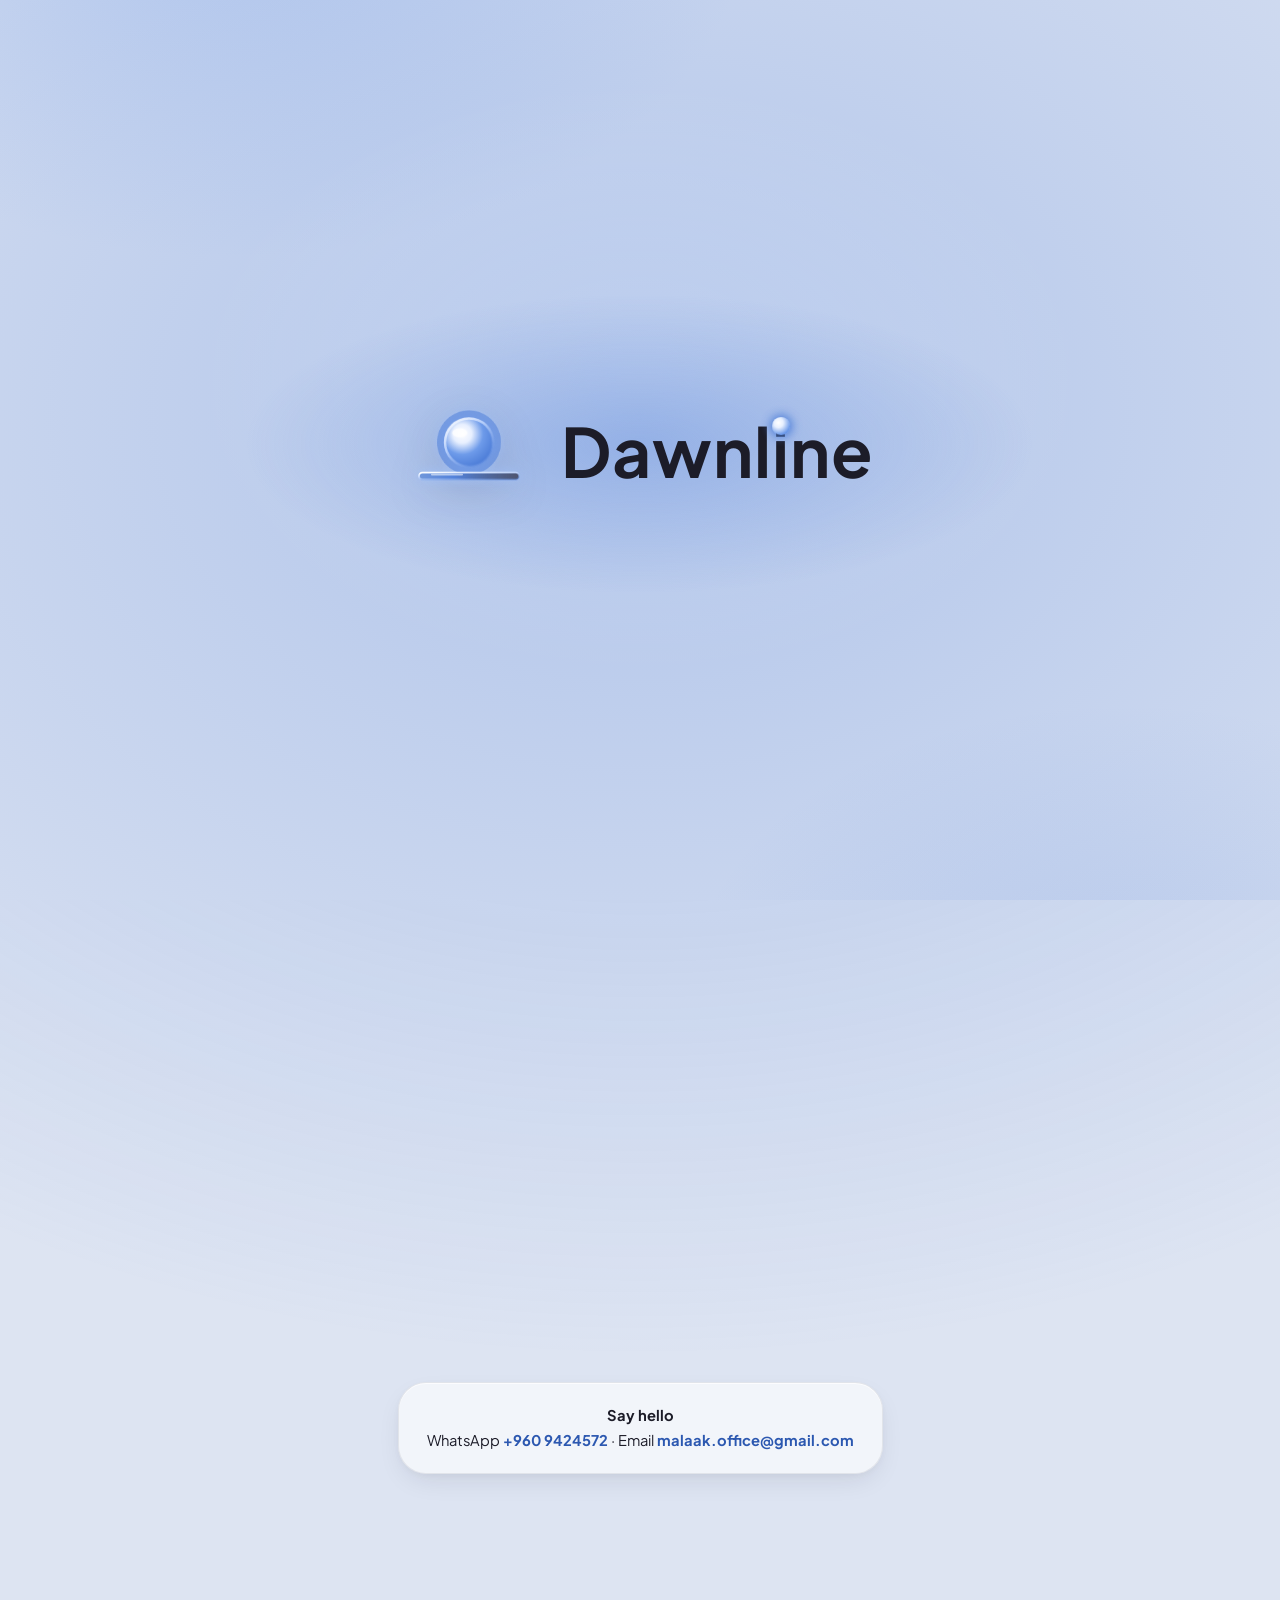
<file: about.html>
<!doctype html><html lang="en"><head><meta charset="utf-8"><meta name="viewport" content="width=device-width,initial-scale=1">
<script>try{if(localStorage.theme!="dark")document.documentElement.dataset.theme="light";if(+localStorage.fontScale)document.documentElement.style.setProperty("--scale",localStorage.fontScale)}catch(e){document.documentElement.dataset.theme="light"}</script><script src="brand.js"></script><script src="i18n.js"></script>
<title>Dawnline – About</title><link rel="icon" href="dawnline-favicon.svg" type="image/svg+xml"><link rel="icon" href="favicon-32.png" sizes="32x32" type="image/png"><link rel="icon" href="favicon-192.png" sizes="192x192" type="image/png"><link rel="apple-touch-icon" href="apple-touch-icon.png">
<meta property="og:title" content="Dawnline"><meta property="og:description" content="Dawnline — Maldives local news plus world, tech, science, courses and announcements, updated every 30 minutes. Made by Fathimath Malaak Jaufar."><meta property="og:image" content="https://reseachrandomv.github.io/raajje-digest/og.png"><meta name="twitter:card" content="summary_large_image">

<link rel="preload" href="fonts/Faruma.woff2" as="font" type="font/woff2" crossorigin>
<link rel="preload" href="fonts/plus-jakarta-latin.woff2" as="font" type="font/woff2" crossorigin>
<script>try{var _r=window.matchMedia&&matchMedia("(prefers-reduced-motion: reduce)").matches;var _f=new URLSearchParams(location.search).get("intro")==="1";if(_f||(!_r&&!sessionStorage.dawnlineIntro)){document.documentElement.dataset.intro="pending";if(!_f)sessionStorage.dawnlineIntro="1";setTimeout(function(){if(document.documentElement.dataset.intro==="pending")delete document.documentElement.dataset.intro},2500)}}catch(e){}</script><style>html{background:#07080D}html[data-theme=light]{background:#DDE4F2}html[data-intro=pending]:before{content:"";position:fixed;inset:0;z-index:3990;background:#07080D;pointer-events:none}html[data-theme=light][data-intro=pending]:before{background:#DDE4F2}</style>
<link rel="stylesheet" href="styles.css"><script src="intro.js" defer></script></head><body class="about">
<div class="ambient-bg" aria-hidden="true">
  <div class="jelly jelly-1"></div>
  <div class="jelly jelly-2"></div>
  <div class="jelly jelly-3"></div>
  <span class="bubble b1"></span><span class="bubble b2"></span><span class="bubble b3"></span>
  <span class="bubble b4"></span><span class="bubble b5"></span><span class="bubble b6"></span>
  <span class="bubble b7"></span><span class="bubble b8"></span>
  <div class="hero-orb ambient-orb" aria-hidden="true">
    <svg viewBox="0 0 200 200" fill="none">
      <defs>
        <linearGradient id="ringGrad" x1="0" y1="0" x2="1" y2="1">
          <stop offset="0%" stop-color="#9FC3FF"/>
          <stop offset="45%" stop-color="#EEF0F6"/>
          <stop offset="100%" stop-color="#6B8CFF"/>
        </linearGradient>
        <filter id="orbGlow" x="-40%" y="-40%" width="180%" height="180%">
          <feGaussianBlur stdDeviation="4" result="b"/>
          <feMerge><feMergeNode in="b"/><feMergeNode in="SourceGraphic"/></feMerge>
        </filter>
      </defs>
      <ellipse cx="100" cy="100" rx="72" ry="26" stroke="url(#ringGrad)" stroke-width="12" filter="url(#orbGlow)" opacity=".85" transform="rotate(-28 100 100)"/>
      <ellipse cx="100" cy="100" rx="72" ry="26" stroke="url(#ringGrad)" stroke-width="6" opacity=".45" transform="rotate(18 100 100)"/>
      <circle cx="148" cy="78" r="16" fill="#9FC3FF" opacity=".35" filter="url(#orbGlow)"/>
      <circle cx="58" cy="128" r="9" fill="#EEF0F6" opacity=".28"/>
    </svg>
  </div>
</div>
<div class="top"><button type="button" id="lg"></button><button type="button" id="go2" data-t="skip"></button></div>
<main>
  <div class="about-hero-card">
    <div class="about-hero-stage">
    <div class="logo">
      <svg class="brand-mark" data-brand-logo viewBox="0 0 64 64" role="img" aria-label="Dawnline" fill="none" width="52" height="52">
        <defs>
          <linearGradient id="logo-rim" x1="12%" y1="0%" x2="88%" y2="100%">
            <stop offset="0%" stop-color="var(--logo-rim-0)" stop-opacity=".95"/>
            <stop offset="38%" stop-color="var(--logo-rim-1)" stop-opacity=".8"/>
            <stop offset="100%" stop-color="var(--logo-rim-2)" stop-opacity=".35"/>
          </linearGradient>
          <linearGradient id="logo-bar" x1="0%" y1="0%" x2="100%" y2="0%">
            <stop offset="0%" stop-color="var(--logo-bar-0)" stop-opacity=".95"/>
            <stop offset="35%" stop-color="var(--logo-bar-1)" stop-opacity=".95"/>
            <stop offset="100%" stop-color="var(--logo-bar-2)" stop-opacity=".8"/>
          </linearGradient>
          <radialGradient id="logo-sun" cx="36%" cy="32%" r="70%">
            <stop offset="0%" stop-color="var(--logo-sun-0)"/>
            <stop offset="28%" stop-color="var(--logo-sun-1)"/>
            <stop offset="62%" stop-color="var(--logo-sun-2)"/>
            <stop offset="100%" stop-color="var(--logo-sun-3)"/>
          </radialGradient>
          <filter id="logo-glow" x="-60%" y="-60%" width="220%" height="220%">
            <feGaussianBlur in="SourceGraphic" stdDeviation="1.4" result="b"/>
            <feMerge><feMergeNode in="b"/><feMergeNode in="SourceGraphic"/></feMerge>
          </filter>
        </defs>
        <circle cx="32" cy="28.2" r="13.4" fill="var(--logo-glow)" opacity=".55" filter="url(#logo-glow)"/>
        <circle cx="32" cy="28.2" r="12" fill="url(#logo-sun)"/>
        <circle cx="32" cy="28.2" r="12" fill="none" stroke="url(#logo-rim)" stroke-width="1.2"/>
        <ellipse cx="27.4" cy="23.4" rx="3.8" ry="2.3" fill="var(--logo-sheen)" opacity=".78"/>
        <rect x="7" y="43.35" width="50" height="3.4" rx="1.7" fill="url(#logo-bar)"/>
        <rect x="7" y="43.35" width="50" height="3.4" rx="1.7" fill="none" stroke="url(#logo-rim)" stroke-width=".9"/>
        <rect x="13" y="43.9" width="16" height=".85" rx=".4" fill="var(--logo-sheen)" opacity=".55"/>
      </svg>
    </div>
    <div class="hero-orb about-orb" aria-hidden="true">
      <svg viewBox="0 0 200 200" fill="none">
        <defs>
          <linearGradient id="aboutRing" x1="0" y1="0" x2="1" y2="1">
            <stop offset="0%" stop-color="#9FC3FF"/>
            <stop offset="45%" stop-color="#EEF0F6"/>
            <stop offset="100%" stop-color="#6B8CFF"/>
          </linearGradient>
          <filter id="aboutGlow" x="-40%" y="-40%" width="180%" height="180%">
            <feGaussianBlur stdDeviation="4" result="b"/>
            <feMerge><feMergeNode in="b"/><feMergeNode in="SourceGraphic"/></feMerge>
          </filter>
        </defs>
        <ellipse cx="100" cy="100" rx="72" ry="26" stroke="url(#aboutRing)" stroke-width="12" filter="url(#aboutGlow)" opacity=".9" transform="rotate(-28 100 100)"/>
        <ellipse cx="100" cy="100" rx="72" ry="26" stroke="url(#aboutRing)" stroke-width="6" opacity=".4" transform="rotate(18 100 100)"/>
        <circle cx="148" cy="78" r="16" fill="#9FC3FF" opacity=".4" filter="url(#aboutGlow)"/>
        <circle cx="58" cy="128" r="9" fill="#EEF0F6" opacity=".3"/>
      </svg>
    </div>
    </div>
    <h1 class="about-title" data-t="site"></h1>
    <p class="made" data-t="madeBy"></p>
    <p class="intro" data-t="intro"></p>
    <p class="intro" data-t="why"></p>
    <a class="cta" href="./" id="go"><span data-t="read"></span></a>
  </div>
  <h2 data-t="feat"></h2>
  <div class="grid" id="grid"></div>
  <div class="contact"><strong data-t="contactH"></strong><br>WhatsApp <a href="https://wa.me/9609424572" rel="noopener" dir="ltr">+960 9424572</a> · <span data-t="email"></span> <a href="mailto:malaak.office@gmail.com">malaak.office@gmail.com</a></div>
</main>
<script>
Object.assign(STR.en,{read:"Explore the news",skip:"Go to the news",feat:"What you'll find inside",contactH:"Say hello",
 intro:"Hi! I'm Fathimath Malaak Jaufar from the Maldives, and this is my news & live-data digest.",
 why:"I built "+((window.BRAND&&BRAND.name)||"Dawnline")+" to bring Maldives local headlines together with world news, tech, science, courses and live population estimates in one calm, soft-cornered space that updates automatically every 30 minutes.",
 features:[["clock","30-minute updates","New headlines are fetched automatically every 30 minutes."],["maldives","120+ Maldives stories","Local news from many Maldivian outlets in one tab."],["globe","World Population","A live estimate of the world's population, births and deaths."],["phone","Tech & Gadgets","Phones, electronics and the latest tech."],["cap","Courses & Announcements","Courses, admissions and news from colleges and schools."],["flask","Science & Discoveries","New discoveries, with UK breakthroughs first."],["contrast","Dark & light mode","Pick the look that's easiest on your eyes."],["type","Text size","Make the text smaller or larger."],["lang","English & ދިވެހި","Use the site in English or Dhivehi."]]});
Object.assign(STR.dv,{read:"ޚަބަރު ކިޔާލާ",skip:"ޚަބަރަށް ދާ",feat:"މިތަނުން ލިބޭ ތަކެތި",contactH:"ގުޅުއްވާ",
 intro:"އައްސަލާމު ޢަލައިކުމް! އަހަރެންނަކީ ދިވެހިރާއްޖެއިން ފާތިމަތު މަލާކް ޖައުފަރު. މިއީ އަހަރެންގެ ޚަބަރު ސައިޓް.",
 why:((window.BRAND&&BRAND.nameDv)||"ޑޯންލައިން")+" ހެދީ ދިވެހިރާއްޖޭގެ ލޯކަލް ޚަބަރުތަކާއި ދުނިޔޭގެ ޚަބަރު، ޓެކް، ސައިންސް، ކޯސްތަކާއި އިޢުލާންތައް، ފަސޭހަ އަދި ހިލޭ އެއް ތަނަކުން ލިބޭނެ ގޮތަށް. ކޮންމެ 30 މިނިޓަކުން ޚަބަރުތައް އަމިއްލައަށް އާވޭ.",
 features:[["clock","30 މިނިޓުން އަޕްޑޭޓް","ކޮންމެ 30 މިނިޓަކުން އާ ސުރުޚީތައް އަމިއްލައަށް ލިބޭ."],["maldives","120 އަށްވުރެ ގިނަ ދިވެހި ޚަބަރު","ގިނަ ދިވެހި ނޫސްތަކުގެ ޚަބަރު އެއް ޓެބަކުން."],["globe","ދުނިޔޭގެ އާބާދީ","ދުނިޔޭގެ އާބާދީ، އުފަންވުމާއި މަރުވުމުގެ ލައިވް އަންދާޒާ."],["phone","ޓެކް އަދި ގެޖެޓްސް","ފޯނު، އިލެކްޓްރޯނިކްސް އަދި އާ ޓެކްނޮލޮޖީ."],["cap","ކޯސްތަކާއި އިޢުލާންތައް","ކޯސް، އެޑްމިޝަން އަދި ކޮލެޖާއި ސްކޫލުތަކުގެ ޚަބަރު."],["flask","ސައިންސާއި ހޯދުންތައް","އާ ހޯދުންތައް، ޔޫކޭގެ ކާމިޔާބީތައް ފުރަތަމަ."],["contrast","ޑާކް އަދި ލައިޓް މޯޑް","ލޮލަށް ފަސޭހަ ކުލަ ހޮވާ."],["type","އަކުރުގެ ސައިޒު","އަކުރު ކުޑަކޮށް ނުވަތަ ބޮޑުކޮށްލާ."],["lang","English އަދި ދިވެހި","ސައިޓް އިނގިރޭސިން ނުވަތަ ދިވެހިން ބޭނުންކުރޭ."]]});
const $=id=>document.getElementById(id),esc=s=>s.replace(/[&<>]/g,c=>({"&":"&amp;","<":"&lt;",">":"&gt;"}[c]));
const TABLINK={maldives:"Maldives",globe:"Population",phone:"Tech",cap:"Courses",flask:"Science"};
function draw(){
  setLangAttrs();
  document.querySelectorAll('[data-t]').forEach(e=>e.textContent=t(e.dataset.t));
  const go=document.getElementById('go');
  if(go&&!go.querySelector('svg'))go.insertAdjacentHTML('beforeend',uiIcon('chevronRight','ui-icon-chevron'));
  document.title=t('site');
  const o=Object.keys(LANGS).find(l=>l!=LANG);
  $('lg').textContent=LANGS[o].label;$('lg').lang=o;$('lg').setAttribute('aria-label',t('langAria'));
  $('grid').innerHTML=(STR[LANG].features).map(([i,h,p],idx)=>{
    const tb=TABLINK[i];
    const inner=`<span class="ic" aria-hidden="true">${uiIcon(i)}</span><b>${esc(h)}</b>${esc(p)}`;
    return tb?`<a class="card" style="animation-delay:${idx*45}ms" href="index.html?tab=${tb}" onclick="safeSet('introSeen','1');safeSet('country','${tb}')">${inner}</a>`:`<div class="card" style="animation-delay:${idx*45}ms">${inner}</div>`;
  }).join('');
  if(window.renderDock)renderDock();
}
$('lg').onclick=()=>{LANG=$('lg').lang;safeSet('lang',LANG);draw()};
const go=e=>{safeSet('introSeen','1');location.href='index.html'};
$('go').onclick=e=>{e.preventDefault();go()};
$('go2').onclick=go;
draw();
</script><script src="dock.js"></script><script src="glass.js"></script></body></html>
</file>
<file: styles.css>
/* Dawnline — Liquid Glass redesign */

@font-face{font-family:"Faruma";src:url("fonts/Faruma.woff2") format("woff2");font-display:swap;unicode-range:U+0780-07BF,U+060C,U+061B,U+061F}
@font-face{font-family:"Noto Sans Thaana";src:url("fonts/NotoSansThaana.woff2") format("woff2");font-weight:100 900;font-display:swap;unicode-range:U+0780-07BF,U+060C,U+061B,U+061F,U+200C-200F,U+FDF2,U+FDFD}
@font-face{font-family:"Plus Jakarta Sans";font-style:normal;font-weight:300 800;font-display:swap;src:url("fonts/plus-jakarta-latin-ext.woff2") format("woff2");unicode-range:U+0100-02BA,U+02BD-02C5,U+02C7-02CC,U+02CE-02D7,U+02DD-02FF,U+0304,U+0308,U+0329,U+1D00-1DBF,U+1E00-1E9F,U+1EF2-1EFF,U+2020,U+20A0-20AB,U+20AD-20C4,U+2113,U+2C60-2C7F,U+A720-A7FF}
@font-face{font-family:"Plus Jakarta Sans";font-style:normal;font-weight:300 800;font-display:swap;src:url("fonts/plus-jakarta-latin.woff2") format("woff2");unicode-range:U+0000-00FF,U+0131,U+0152-0153,U+02BB-02BC,U+02C6,U+02DA,U+02DC,U+0304,U+0308,U+0329,U+2000-206F,U+20AC,U+2122,U+2191,U+2193,U+2212,U+2215,U+FEFF,U+FFFD}

/* Deep Navy palette — Malaak can restyle the site by editing these. */
:root{
  color-scheme:dark;
  --fs:16px;
  --scale:1;

  /* 60 / 30 / 10 */
  --base1:#07080D;          /* 60% near-black page */
  --base1-alt:#0A0B12;
  --base2:#1C1C28;          /* 30% navy surface */
  --slate:#3A3B4F;
  --mist:#8A90A8;           /* soft blue-grey */
  --snow:#EEF0F6;           /* near-white */
  --pop:#9FC3FF;            /* 10% icy cyan-blue, used sparingly */
  --pop-deep:#6B8CFF;
  --pop-glow:rgba(159,195,255,.45);
  --jelly:rgba(180,200,255,.32);

  --bg:var(--base1);
  --bg-grad:
    radial-gradient(900px 600px at 12% -8%,rgba(180,200,255,.10),transparent 60%),
    radial-gradient(800px 520px at 92% 8%,rgba(107,140,255,.14),transparent 58%),
    radial-gradient(700px 480px at 78% 100%,rgba(159,195,255,.08),transparent 55%);
  --glass:rgba(28,28,40,.42);
  --glass-nav:rgba(255,255,255,.12);
  --glass-pill:rgba(255,255,255,.25);
  --glass-card:rgba(28,28,40,.72);
  --glass-panel:rgba(0,0,0,.18);
  --glass-strong:rgba(28,28,40,.82);
  --surface:var(--glass-card);
  --surface-hi:rgba(58,59,79,.55);
  --well:rgba(0,0,0,.32);
  --ink:var(--snow);
  --muted:var(--mist);
  --teal:var(--pop);
  --blue:var(--pop-deep);
  --acc:var(--pop);
  --acc-grad:linear-gradient(135deg,rgba(159,195,255,.95) 0%,rgba(107,140,255,.9) 100%);
  --cta-grad:var(--acc-grad);
  --text-grad:linear-gradient(135deg,#EEF0F6 0%,#9FC3FF 55%,#B4C8FF 100%);
  --on:#1C1C28;             /* text on icy pop pills */
  --accent-soft:rgba(159,195,255,.14);
  --warm:#E8D5A3;
  --coral:#E8A0B0;
  --edge:rgba(255,255,255,.15);
  --edge-hi:rgba(159,195,255,.45);
  --hi:rgba(238,240,246,.28);
  --lo:rgba(0,0,0,.55);
  --page:1080px;
  --r-xl:28px;
  --r-lg:16px;
  --r:16px;
  --r-md:14px;
  --r-sm:12px;
  --nav-r:48px;
  --ease:ease-out;
  --spring:cubic-bezier(.34,1.56,.64,1);
  --pill-duration:.45s;
  --hover-duration:.25s;
  --panel-duration:.3s;
  --up:0 8px 32px 0 rgba(0,0,0,.45);
  --upsm:0 6px 20px -6px rgba(0,0,0,.4),inset 0 1px 0 var(--hi);
  --up-hover:0 16px 40px -8px rgba(0,0,0,.5),0 0 28px -6px var(--pop-glow),inset 0 0 32px rgba(159,195,255,.08),inset 0 1px 0 rgba(238,240,246,.3);
  --in:inset 0 1px 0 rgba(255,255,255,.12),inset 0 -1px 0 rgba(159,195,255,.08);
  --insm:inset 0 1px 2px rgba(0,0,0,.35);
  --blur:blur(15px);
  --nav-blur:blur(12px);
  --card-blur:blur(24px);
  --solid-fallback:#12121C;
  --focus:#9FC3FF;
  --logo-sun-0:#FFFFFF;
  --logo-sun-1:#EEF0F6;
  --logo-sun-2:#9FC3FF;
  --logo-sun-3:#6E95D8;
  --logo-bar-0:#3A3B4F;
  --logo-bar-1:#9FC3FF;
  --logo-bar-2:#3A3B4F;
  --logo-rim-0:#FFFFFF;
  --logo-rim-1:#C9DCFF;
  --logo-rim-2:#6E95D8;
  --logo-glow:#9FC3FF;
  --logo-sheen:#FFFFFF;
}

:root[data-theme=light]{
  color-scheme:light;
  /* Lighter Deep Navy: icy pale wash, not plain white. */
  --base1:#EEF0F6;
  --base1-alt:#DDE4F2;
  --base2:#C9D6EE;
  --bg:#DDE4F2;
  --bg-grad:
    radial-gradient(900px 600px at 12% -8%,rgba(110,155,234,.26),transparent 60%),
    radial-gradient(800px 520px at 90% 8%,rgba(79,127,217,.16),transparent 58%),
    radial-gradient(700px 480px at 78% 100%,rgba(201,214,238,.9),transparent 55%),
    linear-gradient(165deg,#EEF0F6 0%,#DDE4F2 52%,#C9D6EE 100%);
  --glass:rgba(255,255,255,.45);
  --glass-nav:rgba(255,255,255,.45);
  --glass-pill:rgba(79,127,217,.18);
  --glass-card:rgba(255,255,255,.52);
  --glass-panel:rgba(255,255,255,.45);
  --glass-strong:rgba(255,255,255,.62);
  --surface:var(--glass-card);
  --surface-hi:rgba(255,255,255,.78);
  --well:rgba(28,28,40,.06);
  --ink:#1C1C28;
  --muted:#5A6080;
  --teal:#2C58B0;
  --blue:#4F7FD9;
  --acc:#4F7FD9;
  --acc-grad:linear-gradient(135deg,#6E9BEA 0%,#4F7FD9 100%);
  --cta-grad:var(--acc-grad);
  --text-grad:linear-gradient(135deg,#1C1C28 0%,#2C58B0 55%,#4F7FD9 100%);
  --on:#07080D;
  --accent-soft:rgba(79,127,217,.16);
  --warm:#8A6A20;
  --coral:#9A3B50;
  --edge:rgba(28,28,40,.08);
  --edge-hi:rgba(79,127,217,.38);
  --hi:rgba(255,255,255,.72);
  --lo:rgba(28,28,40,.10);
  --up:0 10px 28px -8px rgba(28,28,40,.12),0 2px 8px rgba(28,28,40,.04);
  --upsm:0 6px 16px -6px rgba(28,28,40,.10),inset 0 1px 0 rgba(255,255,255,.7);
  --up-hover:0 16px 36px -8px rgba(44,88,176,.20),inset 0 1px 0 #fff;
  --in:inset 0 1px 2px rgba(28,28,40,.06);
  --insm:inset 0 1px 2px rgba(28,28,40,.08);
  --solid-fallback:#DDE4F2;
  --focus:#2C58B0;
  --pop:#4F7FD9;
  --pop-deep:#2C58B0;
  --pop-glow:rgba(79,127,217,.35);
  --jelly:rgba(79,127,217,.20);
  --blur:blur(15px);
  --nav-blur:blur(12px);
  --card-blur:blur(15px);
  --logo-sun-0:#FFFFFF;
  --logo-sun-1:#E8F0FF;
  --logo-sun-2:#6E9BEA;
  --logo-sun-3:#4F7FD9;
  --logo-bar-0:#6E95D8;
  --logo-bar-1:#4F7FD9;
  --logo-bar-2:#3A3B4F;
  --logo-rim-0:#FFFFFF;
  --logo-rim-1:#C9DCFF;
  --logo-rim-2:#4F7FD9;
  --logo-glow:#4F7FD9;
  --logo-sheen:#FFFFFF;
}

*{box-sizing:border-box}
html{
  isolation:isolate;
  scroll-padding-bottom:calc(168px + env(safe-area-inset-bottom));
  font-size:calc(var(--fs) * var(--scale));
  -webkit-text-size-adjust:100%;
  background:var(--bg);
  scrollbar-color:var(--edge) var(--bg);
  height:100%;
  max-width:100%;
  overflow-x:hidden;
  overflow-y:auto;
  scroll-behavior:smooth;
}
body{
  margin:0;
  min-height:100vh;
  max-width:100%;
  background-color:var(--bg);
  background-image:var(--bg-grad);
  background-attachment:fixed;
  color:var(--ink);
  font:400 1rem/1.65 "Faruma","Noto Sans Thaana","Plus Jakarta Sans",system-ui,-apple-system,"Segoe UI",Roboto,sans-serif;
  -webkit-font-smoothing:antialiased;
  text-rendering:optimizeLegibility;
  transition:background-color .35s var(--ease),color .35s var(--ease);
  position:relative;
  isolation:isolate;
  padding-bottom:calc(168px + env(safe-area-inset-bottom));
}
:root[data-theme=light] body{-webkit-font-smoothing:subpixel-antialiased}
html[lang=dv] body{font-size:1.12em;line-height:1.95}
html[lang=dv] h1,html[lang=dv] h2,html[lang=dv] h3{line-height:1.68;font-weight:700;letter-spacing:0}
img{max-width:100%;height:auto}
button,a,input{touch-action:manipulation;-webkit-tap-highlight-color:transparent}
button{user-select:none}
:focus{outline:none}
:focus-visible{outline:3px solid var(--focus);outline-offset:3px;border-radius:10px}
::selection{background:var(--accent-soft);color:var(--ink)}

/* Deep-sea ambient: drifting icy jellyfish + glassy bubbles */
.ambient-bg{position:fixed;inset:0;pointer-events:none;z-index:-1;overflow:hidden;isolation:isolate}
.ambient-bg,.ambient-bg *{pointer-events:none}
.jelly{
  position:absolute;border-radius:50% 50% 46% 46%;
  filter:blur(18px);
  background:
    radial-gradient(circle at 40% 32%,rgba(230,238,255,.42),rgba(180,200,255,.16) 38%,rgba(159,195,255,.05) 62%,transparent 74%),
    radial-gradient(circle at 55% 70%,rgba(107,140,255,.12),transparent 55%);
  will-change:transform;
  opacity:.85;
}
.jelly::after{
  content:"";position:absolute;left:18%;right:18%;top:55%;height:90%;
  background:
    linear-gradient(180deg,rgba(180,200,255,.2),transparent 70%),
    repeating-linear-gradient(90deg,transparent 0 18px,rgba(180,200,255,.12) 18px 20px);
  filter:blur(8px);
  border-radius:0 0 40% 40%;
  opacity:.7;
}
.jelly-1{width:340px;height:360px;top:-40px;right:4%;animation:jellyDrift 42s ease-in-out infinite}
.jelly-2{width:260px;height:280px;bottom:8%;left:-40px;animation:jellyDrift 54s ease-in-out infinite reverse;opacity:.7}
.jelly-3{width:200px;height:220px;top:42%;left:18%;animation:jellyDrift 36s ease-in-out infinite 4s;opacity:.5}
:root[data-theme=light] .jelly{
  opacity:.55;filter:blur(18px);
  background:
    radial-gradient(circle at 40% 32%,rgba(255,255,255,.58),rgba(110,155,234,.28) 38%,rgba(79,127,217,.10) 62%,transparent 74%),
    radial-gradient(circle at 55% 70%,rgba(79,127,217,.16),transparent 55%);
}
:root[data-theme=light] .jelly-1{opacity:.55}
:root[data-theme=light] .jelly-2{opacity:.48}
:root[data-theme=light] .jelly-3{opacity:.4}
.bubble{
  position:absolute;border-radius:50%;
  background:radial-gradient(circle at 32% 28%,rgba(255,255,255,.4),rgba(180,200,255,.12) 40%,transparent 70%);
  border:1px solid rgba(180,200,255,.22);
  box-shadow:inset 0 0 12px rgba(180,200,255,.18),0 0 16px rgba(159,195,255,.12);
  animation:bubbleRise 28s linear infinite;
}
.b1{width:42px;height:42px;left:8%;bottom:-8%;animation-duration:26s}
.b2{width:22px;height:22px;left:22%;bottom:-10%;animation-duration:34s;animation-delay:-8s}
.b3{width:64px;height:64px;left:48%;bottom:-12%;animation-duration:40s;animation-delay:-14s}
.b4{width:16px;height:16px;left:70%;bottom:-6%;animation-duration:22s;animation-delay:-4s}
.b5{width:36px;height:36px;left:86%;bottom:-10%;animation-duration:30s;animation-delay:-18s}
.b6{width:20px;height:20px;left:32%;bottom:-8%;animation-duration:36s;animation-delay:-22s}
.b7{width:28px;height:28px;left:60%;bottom:-8%;animation-duration:24s;animation-delay:-11s}
.b8{width:14px;height:14px;left:12%;bottom:-6%;animation-duration:32s;animation-delay:-19s}
:root[data-theme=light] .bubble{
  opacity:.7;
  border-color:rgba(79,127,217,.28);
  box-shadow:inset 0 0 12px rgba(110,155,234,.25),0 0 16px rgba(79,127,217,.16);
}
:root[data-theme=light] .hero-orb{
  opacity:.82;
  filter:drop-shadow(0 0 36px rgba(79,127,217,.5)) drop-shadow(0 0 14px rgba(110,155,234,.6));
}
:root[data-theme=light] .about-orb{
  opacity:1;
  filter:drop-shadow(0 0 28px rgba(79,127,217,.55)) drop-shadow(0 0 10px rgba(110,155,234,.7));
}
.hero-orb{
  position:absolute;
  width:min(420px,48vw);
  height:min(420px,48vw);
  right:-4%;
  top:18%;
  opacity:.55;
  filter:drop-shadow(0 0 28px rgba(159,195,255,.35));
  animation:orbSpin 36s linear infinite, float 10s ease-in-out infinite alternate;
}
.hero-orb svg{width:100%;height:100%;display:block}
.about-orb{
  position:relative;
  width:160px;height:160px;
  right:auto;top:auto;
  margin:0 auto 8px;
  opacity:.95;
  animation:orbSpin 28s linear infinite, float 8s ease-in-out infinite alternate;
}
.about-hero-stage{display:flex;flex-direction:column;align-items:center;gap:4px}
@media (min-width:760px){
  .about-hero-stage{flex-direction:row;justify-content:center;gap:28px;margin-bottom:4px}
  .about-orb{width:200px;height:200px;margin:0}
}

@keyframes jellyDrift{
  0%{transform:translate(0,0) rotate(-4deg)}
  40%{transform:translate(28px,22px) rotate(5deg)}
  70%{transform:translate(-18px,36px) rotate(-3deg)}
  100%{transform:translate(0,0) rotate(-4deg)}
}
@keyframes bubbleRise{
  0%{transform:translateY(0) scale(1);opacity:0}
  8%{opacity:.85}
  90%{opacity:.55}
  100%{transform:translateY(-110vh) scale(1.15);opacity:0}
}
@keyframes orbSpin{
  0%{transform:rotate(0deg)}
  100%{transform:rotate(360deg)}
}

@keyframes float{
  0%{transform:translateY(0) scale(1)}
  100%{transform:translateY(30px) scale(1.1)}
}
@keyframes rise{
  from{opacity:0;transform:translateY(18px) scale(.97)}
  to{opacity:1;transform:translateY(0) scale(1)}
}
@keyframes draw{
  from{transform:scaleX(0)}
  to{transform:scaleX(1)}
}
@keyframes shimmer{
  from{transform:translateX(-120%)}
  to{transform:translateX(120%)}
}
@keyframes press{
  0%{transform:scale(1)}
  45%{transform:scale(.92)}
  80%{transform:scale(1.04)}
  100%{transform:scale(1)}
}
@keyframes swap{
  0%{opacity:.25;transform:translateY(4px)}
  100%{opacity:1;transform:translateY(0)}
}
@keyframes pulseDot{
  0%,100%{transform:scale(1);opacity:1}
  50%{transform:scale(1.55);opacity:.45}
}
@keyframes waveBob{
  0%,100%{transform:translateY(0) rotate(0deg)}
  50%{transform:translateY(-2.5px) rotate(-2deg)}
}
@keyframes tickerScroll{
  0%{transform:translateX(0)}
  100%{transform:translateX(-50%)}
}
@keyframes spinOnce{
  from{transform:rotate(-90deg) scale(.8)}
  to{transform:rotate(0deg) scale(1)}
}

/* Floating glass masthead */
header{
  position:relative;z-index:10;
  padding:18px 0 6px;max-width:100%;
}
header .w{
  width:min(var(--page),calc(100% - 28px));
  margin-inline:auto;
  display:flex;
  flex-wrap:wrap;
  gap:12px 16px;
  align-items:center;
  justify-content:space-between;
  min-width:0;
  background:var(--glass-nav);
  backdrop-filter:var(--nav-blur);
  -webkit-backdrop-filter:var(--nav-blur);
  border:1px solid var(--edge);
  border-radius:var(--nav-r);
  padding:10px 12px 10px 12px;
  box-shadow:var(--up),inset 0 1px 0 var(--hi);
  animation:rise .55s var(--ease) both;
}
.brand{display:flex;gap:12px;align-items:flex-start;min-width:0}
.brand-logo{
  width:40px;height:40px;flex:none;border-radius:12px;margin-top:2px;
  padding:3px;
  background:linear-gradient(180deg,rgba(159,195,255,.28),rgba(28,28,40,.4));
  border:1px solid rgba(255,255,255,.2);
  box-shadow:0 0 22px rgba(159,195,255,.35),inset 0 1px 0 rgba(238,240,246,.35);
  display:grid;place-items:center;
  color:#EEF0F6;
  position:relative;
  overflow:hidden;
  transition:transform .35s var(--spring),box-shadow .35s var(--ease);
}
:root[data-theme=light] .brand-logo{
  background:linear-gradient(180deg,rgba(110,155,234,.4),rgba(255,255,255,.65));
  border:1px solid rgba(28,28,40,.08);
  box-shadow:0 0 18px rgba(79,127,217,.28),inset 0 1px 0 #fff;
}
.brand-logo:hover{transform:rotate(-5deg) scale(1.06)}
.brand-logo svg,.brand-mark{
  width:100%;height:100%;display:block;
  overflow:visible;
  animation:waveBob 4s ease-in-out infinite;
  filter:drop-shadow(0 0 6px rgba(159,195,255,.8));
}
.brand-meta{min-width:0}
.title-row{display:flex;align-items:center;gap:10px;flex-wrap:wrap}
.brand h1,.about-title{
  position:relative;
  display:inline-block;
  max-width:100%;
  margin:0;
  font-size:1.05rem;
  font-weight:700;
  letter-spacing:-.03em;
  line-height:1.2;
  color:var(--ink);
}
.brand h1::after,h1.about-title::after{content:none}
h1.about-title{
  font-size:clamp(2rem,6vw,3.4rem);
  font-weight:800;
  letter-spacing:-.04em;
  line-height:1.08;
  background:var(--text-grad);
  -webkit-background-clip:text;background-clip:text;
  color:transparent;
  -webkit-text-fill-color:transparent;
}
.live-pill,.system-badge{
  display:inline-flex;align-items:center;gap:6px;
  font-size:.7rem;font-weight:600;
  padding:5px 12px;border-radius:999px;
  background:rgba(255,255,255,.04);
  color:rgba(238,240,246,.88);
  border:1px solid var(--edge);
  box-shadow:inset 0 1px 0 var(--hi);
  text-transform:none;
  letter-spacing:.01em;
  backdrop-filter:blur(12px);
  -webkit-backdrop-filter:blur(12px);
}
:root[data-theme=light] .live-pill,:root[data-theme=light] .system-badge{color:var(--pop-deep);background:rgba(255,255,255,.45)}
.live-dot{
  width:7px;height:7px;border-radius:50%;
  background:var(--pop);
  box-shadow:0 0 8px var(--pop-glow);
  animation:pulseDot 2s ease-in-out infinite;
}
.sub{font-size:.8rem;color:var(--muted);line-height:1.45;margin-top:2px}
.sub-row{display:flex;align-items:center;gap:8px;flex-wrap:wrap;margin-top:1px}
.sub-sep{opacity:.45}

/* Tools + search inside the floating nav (inset wells, not stacked glass) */
.tools{
  display:flex;gap:6px;flex-wrap:wrap;align-items:center;
  max-width:100%;min-width:0;
  padding:0;border-radius:0;
  background:transparent;border:0;box-shadow:none;
}
.tools>*{flex:none}
.search-wrap{
  position:relative;display:flex;align-items:center;
  background:rgba(0,0,0,.28);
  border:1px solid var(--edge);
  border-radius:16px;
  padding:0 10px 0 14px;
  min-height:42px;
  box-shadow:var(--insm);
  transition:border-color .25s var(--ease),box-shadow .25s var(--ease);
}
:root[data-theme=light] .search-wrap{background:rgba(28,28,40,.06)}
.search-wrap:focus-within{
  border-color:rgba(159,195,255,.7);
  box-shadow:0 0 0 3px rgba(159,195,255,.28),0 0 16px rgba(159,195,255,.2);
}
.search-wrap svg{width:18px;height:18px;color:var(--muted);flex:none;stroke:currentColor}
.search-wrap{flex:1 1 220px;min-width:min(100%,260px);max-width:100%}
.search-wrap input{
  border:0;background:transparent;color:var(--ink);
  font:inherit;font-size:.88rem;
  padding:8px 8px;width:100%;
  min-width:0;
  outline:none;
}
.search-wrap input:focus{width:100%}
.search-wrap input::placeholder{color:var(--muted);opacity:.9}
.search-clear{
  min-height:24px !important;min-width:24px !important;
  padding:2px 6px !important;font-size:.75rem !important;
  border-radius:999px;background:var(--well) !important;
  box-shadow:none !important;border:0 !important;
  display:none;color:var(--ink) !important;
}
.search-clear.show{display:inline-flex}
.search-clear .ui-icon{width:14px;height:14px}

/* Inline UI icons: one stroke weight, currentColor, smooth fill/stroke hover */
.ui-icon{
  width:18px;height:18px;flex:none;display:block;
  fill:none;stroke:currentColor;
  transition:fill .22s var(--ease),stroke .22s var(--ease),color .22s var(--ease),transform .22s var(--spring),opacity .22s var(--ease);
}
.read .ui-icon{width:16px;height:16px}
.hero-tag .ui-icon{width:12px;height:12px}
.save-btn .ui-icon{width:16px;height:16px}
.save-btn[aria-pressed=true] .ui-icon{fill:currentColor;stroke:currentColor}
.carousel-nav .ui-icon{width:18px;height:18px}
.pop-stat-icon .ui-icon{width:22px;height:22px;color:var(--pop)}
a.cta .ui-icon{width:18px;height:18px}
html[dir=rtl] .ui-icon-chevron{transform:scaleX(-1)}
@media (hover:hover) and (pointer:fine){
  .save-btn:hover{color:var(--pop);border-color:var(--edge-hi)}
  .read:hover .ui-icon{transform:translateX(3px)}
  html[dir=rtl] .read:hover .ui-icon-chevron{transform:scaleX(-1) translateX(3px)}
}

button,header a.ab,a.cta{
  font:inherit;font-size:.82rem;font-weight:600;cursor:pointer;
  border-radius:999px;border:1px solid var(--edge);
  min-height:40px;padding:6px 14px;
  background:rgba(0,0,0,.28);
  color:var(--ink);
  box-shadow:inset 0 1px 0 var(--hi);
  text-decoration:none;
  display:inline-flex;align-items:center;justify-content:center;gap:6px;
  transition:background-color .22s var(--ease),color .22s var(--ease),border-color .22s var(--ease),box-shadow .22s var(--ease),transform .22s var(--spring);
}
:root[data-theme=light] button,:root[data-theme=light] header a.ab{
  background:rgba(255,255,255,.45);
}
@media (hover:hover) and (pointer:fine){
  button:hover,header a.ab:hover{
    color:var(--ink);border-color:var(--edge-hi);
    background:rgba(255,255,255,.08);
    transform:translateY(-1px);
  }
  :root[data-theme=light] button:hover,:root[data-theme=light] header a.ab:hover{
    background:rgba(255,255,255,.72);
  }
}
button:active,header a.ab:active{box-shadow:var(--insm);transform:translateY(1px) scale(.97)}
button[aria-pressed=true]{
  box-shadow:inset 0 1px 0 var(--hi);
  color:var(--on);
  background:var(--accent-soft);
  border-color:rgba(159,195,255,.45);
}
button:disabled,button:disabled:hover{
  color:var(--muted);background:transparent;box-shadow:none;
  cursor:not-allowed;transform:none;opacity:.5;
}
button.pop{animation:press .28s var(--spring)}

/* Theme toggle as the vivid indigo/violet pill */
#tm,a.cta,button.cta{
  background:var(--acc-grad);
  color:var(--on);
  border-color:transparent;
  font-weight:700;
  box-shadow:0 8px 22px -6px var(--pop-glow),inset 0 1px 0 rgba(255,255,255,.35);
}
#tm:hover,a.cta:hover,button.cta:hover{
  color:var(--on);border-color:transparent;
  transform:translateY(-2px);
  box-shadow:0 10px 26px -6px var(--pop-glow),inset 0 1px 0 rgba(255,255,255,.4);
}
#tm[aria-pressed=true]{background:var(--acc-grad);color:var(--on);border-color:transparent}

.fsz{
  display:flex;gap:2px;padding:3px;border-radius:999px;
  background:rgba(0,0,0,.28);border:1px solid var(--edge);box-shadow:var(--insm);
}
:root[data-theme=light] .fsz{background:rgba(28,28,40,.06)}
.fsz button{
  min-width:36px;min-height:32px;padding:2px 8px;
  border:0;background:transparent;box-shadow:none;font-size:.82rem;
  color:var(--muted);
}
.fsz button[aria-pressed=true]{
  background:rgba(255,255,255,.08);color:var(--ink);box-shadow:inset 0 1px 0 var(--hi);border-radius:999px;
}
:root[data-theme=light] .fsz button[aria-pressed=true]{background:rgba(255,255,255,.8);color:var(--ink)}
.fsz button:disabled{background:transparent;box-shadow:none}
.badge-cnt{
  display:inline-grid;place-items:center;
  min-width:18px;height:18px;padding:0 5px;
  border-radius:999px;font-size:.7rem;font-weight:800;
  background:var(--acc-grad);color:#fff;
}

/* Sticky floating section nav, with fade edges when the row overflows */
.countries-shell{
  position:sticky;top:8px;z-index:15;
  width:min(var(--page),calc(100% - 28px));
  margin:12px auto 0;
  isolation:isolate;
}
.countries-shell.fade-right nav#countries{
  -webkit-mask-image:linear-gradient(to right,#000 0,#000 calc(100% - 52px),transparent 100%);
  mask-image:linear-gradient(to right,#000 0,#000 calc(100% - 52px),transparent 100%);
}
.countries-shell.fade-left nav#countries{
  -webkit-mask-image:linear-gradient(to left,#000 0,#000 calc(100% - 52px),transparent 100%);
  mask-image:linear-gradient(to left,#000 0,#000 calc(100% - 52px),transparent 100%);
}
.countries-shell.fade-left.fade-right nav#countries{
  -webkit-mask-image:linear-gradient(to right,transparent 0,#000 52px,#000 calc(100% - 52px),transparent 100%);
  mask-image:linear-gradient(to right,transparent 0,#000 52px,#000 calc(100% - 52px),transparent 100%);
}
.countries-shell::before,
.countries-shell::after{
  content:"";
  position:absolute;
  top:1px;bottom:1px;
  width:42px;
  pointer-events:none;
  z-index:3;
  opacity:0;
  transition:opacity .25s ease;
}
.countries-shell::before{
  left:1px;
  border-radius:999px 0 0 999px;
  background:linear-gradient(to right,rgba(7,8,13,.88),rgba(7,8,13,0));
}
.countries-shell::after{
  right:1px;
  border-radius:0 999px 999px 0;
  background:linear-gradient(to left,rgba(7,8,13,.88),rgba(7,8,13,0));
}
:root[data-theme=light] .countries-shell::before{
  background:linear-gradient(to right,rgba(221,228,242,.96),rgba(221,228,242,0));
}
:root[data-theme=light] .countries-shell::after{
  background:linear-gradient(to left,rgba(221,228,242,.96),rgba(221,228,242,0));
}
.countries-shell.fade-left::before,
.countries-shell.fade-right::after{opacity:1}
nav#countries{
  width:100%;
  display:flex;gap:6px;align-items:center;
  overflow-x:auto;overflow-y:hidden;overscroll-behavior-x:contain;
  scroll-snap-type:x proximity;
  scrollbar-width:none;
  background:var(--glass-nav);
  backdrop-filter:var(--nav-blur);
  -webkit-backdrop-filter:var(--nav-blur);
  border:1px solid rgba(255,255,255,.2);
  border-radius:999px;
  box-shadow:var(--upsm),inset 0 1px 0 var(--hi);
  padding:7px 8px;
  transition:width var(--pill-duration) var(--spring);
}
.has-tab-pill{position:relative}
.tab-pill{
  position:absolute;top:0;left:0;
  z-index:0;
  border-radius:999px;
  background:var(--glass-pill);
  box-shadow:inset 0 1px 0 rgba(255,255,255,.28),0 0 16px var(--pop-glow);
  pointer-events:none;
  opacity:0;
  transition:
    transform var(--pill-duration) var(--spring),
    width var(--pill-duration) var(--spring),
    height var(--pill-duration) var(--spring),
    opacity .2s ease-out;
}
.tab-pill.is-placing{transition:none}
.v-marker{
  position:absolute;left:0;width:3px;border-radius:999px;
  background:var(--pop);
  box-shadow:0 0 10px var(--pop-glow);
  transition:transform var(--pill-duration) var(--spring),height var(--pill-duration) var(--spring);
}

nav#countries::-webkit-scrollbar{display:none}
nav#countries button{
  white-space:nowrap;scroll-snap-align:start;flex:none;
  background:transparent;
  border-radius:999px;
  border-color:transparent;
  box-shadow:none;
  padding:7px 14px;
  min-height:36px;
  color:rgba(238,240,246,.8);
  font-weight:600;
  position:relative;
  z-index:1;
}
:root[data-theme=light] nav#countries button{color:#3A3B4F}
nav#countries button:hover{color:var(--ink);background:transparent;transform:none}
nav#countries button[aria-pressed=true],.filt button[aria-pressed=true]{
  background:transparent;color:var(--ink);
  border-color:transparent;
  box-shadow:none;
}
nav#countries button[aria-pressed=true]:hover,.filt button[aria-pressed=true]:hover{
  color:var(--ink);transform:none;
}
.filt{position:relative}
.filt button{position:relative;z-index:1;background:transparent;box-shadow:none;border-color:transparent;color:rgba(238,240,246,.8)}
:root[data-theme=light] .filt button{color:#3A3B4F}



/* Live-feed retry banner */
.feed-status{
  width:min(var(--page),calc(100% - 28px));
  margin:12px auto 0;
  position:relative;z-index:2;
  display:flex;align-items:center;justify-content:center;flex-wrap:wrap;gap:10px;
  padding:10px 14px;
  background:var(--glass-card);
  border:1px solid var(--edge-hi);
  border-radius:999px;
  box-shadow:var(--upsm),inset 0 1px 0 var(--hi);
  color:var(--ink);
  font-size:.88rem;
}
.feed-status[hidden]{display:none}
.feed-status p{margin:0}
.feed-status button{min-height:34px;padding:4px 14px}

/* Latest Pulse ticker */
.ticker-wrap{
  width:min(var(--page),calc(100% - 28px));
  margin:14px auto 0;
  background:var(--glass);
  backdrop-filter:blur(16px);
  -webkit-backdrop-filter:blur(16px);
  border:1px solid var(--edge);
  border-radius:999px;
  padding:6px 12px;
  display:flex;align-items:center;gap:12px;
  box-shadow:var(--upsm),inset 0 1px 0 var(--hi);
  overflow:hidden;
  position:relative;z-index:2;
}
.ticker-badge{
  flex:none;
  background:transparent;color:var(--ink);
  font-size:.7rem;font-weight:700;letter-spacing:.04em;text-transform:uppercase;
  padding:4px 10px;border-radius:999px;
  border:1px solid var(--edge);
  display:inline-flex;align-items:center;gap:6px;
  background:rgba(0,0,0,.22);
}
:root[data-theme=light] .ticker-badge{background:rgba(255,255,255,.45);color:var(--pop-deep)}
.ticker-track{
  flex:1;overflow:hidden;white-space:nowrap;
  mask-image:linear-gradient(90deg,transparent,#000 4%,#000 96%,transparent);
  -webkit-mask-image:linear-gradient(90deg,transparent,#000 4%,#000 96%,transparent);
}
.ticker-inner{
  display:inline-flex;gap:28px;align-items:center;
  animation:tickerScroll 38s linear infinite;
}
.ticker-wrap:hover .ticker-inner{animation-play-state:paused}
.ticker-item{
  color:var(--muted);text-decoration:none;font-size:.82rem;font-weight:500;
  display:inline-flex;align-items:center;gap:8px;
  transition:color .2s var(--ease);
}
.ticker-item:hover{color:var(--ink)}
.ticker-item b{color:var(--ink);font-weight:700}

/* News canvas — a larger glass tray; cards inside use opaque fills (no stacked blur) */
#list{
  position:relative;z-index:2;
  width:min(var(--page),calc(100% - 28px));
  margin:18px auto 0;
  padding:20px 16px 28px;
  display:grid;
  gap:20px;
  grid-template-columns:minmax(0,1fr);
  background:var(--glass-panel);
  border:1px solid var(--edge);
  border-radius:28px;
  box-shadow:var(--up),inset 0 1px 0 var(--hi);
}
:root[data-theme=light] #list{background:var(--glass-panel)}
#list>*{min-width:0;max-width:100%}
#list>h2,#list>h3,#list>.sec-bar,#list>.tops,article.hero{scroll-margin-top:68px}
.sec-bar{
  grid-column:1 / -1;
  display:flex;align-items:center;justify-content:space-between;
  flex-wrap:wrap;gap:12px;
  margin-top:4px;
}
.sec-title-wrap{display:flex;align-items:baseline;gap:12px;flex-wrap:wrap}
#list>h2,.sec-bar h2,h3.more,.tops h3{
  margin:0;
  font-size:clamp(1.35rem,3.4vw,2.05rem);
  font-weight:800;
  letter-spacing:-.035em;
  line-height:1.2;
  animation:rise .45s var(--ease);
  color:var(--ink);
}
.count-pill{
  font-size:.75rem;font-weight:700;
  padding:3px 11px;border-radius:999px;
  background:var(--base2);color:var(--muted);
  border:1px solid var(--edge);
  position:relative;z-index:1;
}
.meta{color:var(--muted);font-size:.82rem;line-height:1.5}
.filt{
  display:inline-flex;gap:2px;flex-wrap:nowrap;align-items:center;
  padding:4px;border-radius:999px;
  background:var(--base2);
  border:1px solid var(--edge);
  animation:rise .4s var(--ease);
  max-width:100%;
  overflow-x:auto;
  scrollbar-width:none;
  -webkit-overflow-scrolling:touch;
  position:relative;z-index:1;
}
.filt::-webkit-scrollbar{display:none}
:root[data-theme=light] .filt,:root[data-theme=light] .count-pill{background:rgba(255,255,255,.45);color:var(--muted)}
.filt button{min-height:32px;padding:4px 12px;font-size:.78rem;border-radius:999px;flex:0 0 auto;white-space:nowrap}

/* Spotlight carousel */
.tops{
  grid-column:1 / -1;
  min-width:0;
  background:rgba(0,0,0,.18);
  border:1px solid var(--edge);
  border-radius:var(--r-xl);
  padding:18px 16px 14px;
  box-shadow:none;
}
:root[data-theme=light] .tops{background:var(--glass)}
.tops-head{
  display:flex;align-items:center;justify-content:space-between;
  gap:10px;margin-bottom:12px;
}
.carousel-nav{display:flex;gap:6px}
.carousel-nav button{
  min-height:36px;min-width:36px;padding:0;border-radius:14px;
}
.trow{
  display:flex;gap:16px;
  overflow-x:auto;overflow-y:hidden;overscroll-behavior-x:contain;
  scroll-snap-type:x mandatory;
  max-width:100%;
  padding:6px 4px 12px;
  scrollbar-width:thin;scrollbar-color:var(--edge) transparent;
  scroll-behavior:smooth;
}
.trow::-webkit-scrollbar{height:7px}
.trow::-webkit-scrollbar-thumb{background:var(--edge);border-radius:999px}
.trow article.mini{
  flex:0 0 min(80vw,310px);
  scroll-snap-align:start;
  border-radius:var(--r-lg);
  padding:16px;
}
.trow article.mini h2{font-size:1.02em}
.trow article.mini p{display:-webkit-box;-webkit-line-clamp:2;-webkit-box-orient:vertical;overflow:hidden}

/* Frosted news cards — opaque text fill, specular edges, no image-behind-text */
article{
  --mx:50%;
  --my:50%;
  --rx:0deg;
  --ry:0deg;
  position:relative;
  overflow:hidden;
  background:var(--glass-card);
  backdrop-filter:var(--card-blur);
  -webkit-backdrop-filter:var(--card-blur);
  border:1px solid var(--edge);
  border-radius:var(--r-lg);
  padding:18px;
  box-shadow:inset 0 1px 0 var(--hi),inset 0 -1px 0 rgba(159,195,255,.08),0 8px 24px -12px rgba(0,0,0,.4);
  transition:transform var(--hover-duration) var(--ease),border-color var(--hover-duration) var(--ease),box-shadow var(--hover-duration) var(--ease);
  display:flex;flex-direction:column;gap:10px;
  min-width:0;
  transform:perspective(900px) rotateX(var(--rx)) rotateY(var(--ry));
  transition:
    background-color .3s var(--ease),
    border-color .3s var(--ease),
    box-shadow .3s var(--ease),
    transform .28s var(--ease);
}
article.hero{
  grid-column:1 / -1;
  border-radius:var(--r-xl);
  padding:22px;
  border-color:var(--edge-hi);
  animation:rise .55s var(--ease);
}
article.hero h2{
  font-size:clamp(1.25rem,3vw,1.85rem);
  line-height:1.2;
  font-weight:800;
  letter-spacing:-.03em;
}
article.rv{
  opacity:0;transform:translateY(22px) scale(.98);
  transition:
    opacity .52s var(--ease),
    transform .52s var(--ease),
    background-color .3s var(--ease),
    border-color .3s var(--ease),
    box-shadow .3s var(--ease);
}
article.rv.in{
  opacity:1;
  transform:perspective(900px) rotateX(var(--rx)) rotateY(var(--ry)) translateY(0) scale(1);
}
@media (hover:hover) and (pointer:fine){
  article.hero:hover,article.rv.in:hover,article:not(.sk):not(.rv):hover{
    border-color:var(--edge-hi);
    box-shadow:var(--up-hover);
    transform:scale(1.03);
    z-index:3;
  }
}

.thumb{
  position:relative;
  display:block;border-radius:var(--r-md);overflow:hidden;aspect-ratio:16/9.5;
  background:rgba(0,0,0,.35);border:1px solid var(--edge);
}
.thumb img{
  width:100%;height:100%;max-width:none;object-fit:cover;display:block;
  transition:transform .55s var(--ease);
}
@media (hover:hover) and (pointer:fine){
  article:hover .thumb img{transform:scale(1.04)}
}
.thumb-fallback{
  width:100%;height:100%;
  display:flex;align-items:center;justify-content:center;
  background:linear-gradient(135deg,var(--pop-glow),rgba(159,195,255,.12));
  color:var(--teal);font-size:2rem;
}
.rank-badge{
  position:absolute;top:10px;inset-inline-start:10px;
  background:rgba(8,12,24,.82);
  color:#fff;font-size:.7rem;font-weight:800;
  padding:3px 9px;border-radius:999px;
  border:1px solid rgba(255,255,255,.18);
}

.row{display:flex;align-items:center;gap:8px;flex-wrap:wrap;min-width:0}
.row-end{margin-inline-start:auto;display:flex;align-items:center;gap:6px}
.save-btn{
  min-height:32px;min-width:32px;padding:4px 8px;
  border-radius:12px;font-size:.8rem;
  background:rgba(0,0,0,.28);border:1px solid var(--edge);box-shadow:none;
}
.save-btn[aria-pressed=true]{
  background:var(--accent-soft);color:var(--warm);border-color:var(--warm);
}
article h2{font-size:1.05em;font-weight:700;margin:0;line-height:1.35;letter-spacing:-.015em;overflow-wrap:break-word}
article h2 a{color:var(--ink);text-decoration:none;transition:color .2s var(--ease)}
article h2 a:hover{color:var(--pop)}
:root[data-theme=light] article h2 a:hover{color:var(--pop-deep)}
article p{margin:0;font-size:.92em;color:var(--muted);line-height:1.65;overflow-wrap:anywhere}
article:has(.read) p{display:-webkit-box;-webkit-line-clamp:3;-webkit-box-orient:vertical;overflow:hidden}
article.hero:has(.read) p{font-size:.98em;-webkit-line-clamp:5}
.trow article.mini:has(.read) p{-webkit-line-clamp:2}

.src{
  display:inline-flex;align-items:center;gap:5px;max-width:100%;
  background:var(--accent-soft);color:var(--pop);
  border:1px solid rgba(159,195,255,.35);
  font-weight:650;border-radius:999px;padding:3px 11px;font-size:.74rem;line-height:1.4;
  overflow-wrap:anywhere;
}
:root[data-theme=light] .src{color:var(--pop-deep);border-color:rgba(44,88,176,.22)}
.hero-tag{
  display:inline-flex;align-items:center;gap:5px;
  background:var(--acc-grad);color:var(--on);
  font-weight:800;border-radius:999px;padding:3px 11px;font-size:.7rem;
  text-transform:uppercase;letter-spacing:.04em;
}
.card-foot{
  margin-top:auto;padding-top:8px;
  display:flex;align-items:center;justify-content:space-between;gap:10px;
  border-top:1px solid var(--edge);
}
.read{
  color:var(--pop);font-weight:700;font-size:.86rem;text-decoration:none;
  display:inline-flex;align-items:center;gap:6px;
  transition:gap .22s var(--spring),color .2s var(--ease);
}
:root[data-theme=light] .read{color:var(--pop-deep)}
.read:hover{gap:10px;color:var(--ink)}
.trp{
  align-self:flex-start;min-height:32px;padding:4px 12px;
  font-size:.76rem;border-radius:14px;
  background:var(--accent-soft);color:var(--pop);border-color:rgba(159,195,255,.35);
}
:root[data-theme=light] .trp{color:var(--pop-deep);border-color:rgba(44,88,176,.22)}
article.swap h2,article.swap p{animation:swap .34s var(--ease)}

/* Population dashboard */
#list article h2[dir=ltr],#pc-pop,#pc-b,#pc-d,#pc-n{font-variant-numeric:tabular-nums}
#pc-pop,#pc-b,#pc-d,#pc-n{
  font-size:clamp(1.25rem,5vw,1.85rem) !important;
  background:var(--text-grad);
  -webkit-background-clip:text;background-clip:text;color:transparent;
  font-weight:800;
  overflow-wrap:anywhere;
}
.pop-stat-card{position:relative;overflow:hidden}
.pop-stat-icon{
  width:42px;height:42px;border-radius:12px;
  background:linear-gradient(180deg,rgba(159,195,255,.28),rgba(28,28,40,.35));
  color:var(--pop);
  display:inline-grid;place-items:center;font-size:1.2rem;
  border:1px solid rgba(255,255,255,.16);
  box-shadow:0 0 16px var(--pop-glow);
}
.country-bar-list{list-style:none;padding:0;margin:8px 0 0;display:grid;gap:10px}
.country-bar-item{
  background:rgba(0,0,0,.28);border:1px solid var(--edge);
  border-radius:14px;padding:10px 14px;
}
:root[data-theme=light] .country-bar-item{background:rgba(28,28,40,.05)}
.country-bar-top{
  display:flex;justify-content:space-between;align-items:center;
  font-size:.88rem;margin-bottom:6px;
}
.country-bar-track{
  height:8px;border-radius:999px;background:rgba(255,255,255,.08);overflow:hidden;
}
:root[data-theme=light] .country-bar-track{background:rgba(28,28,40,.08)}
.country-bar-fill{
  height:100%;border-radius:999px;background:var(--acc-grad);
  width:var(--w,10%);
  animation:draw .9s var(--ease) both;
  transform-origin:left;
}
html[dir=rtl] .country-bar-fill{transform-origin:right}

.gauge-row{
  display:grid;grid-template-columns:repeat(auto-fit,minmax(140px,1fr));gap:14px;margin-top:6px;
}
.gauge-box{
  background:rgba(0,0,0,.28);border:1px solid var(--edge);border-radius:18px;
  padding:14px;text-align:center;
}
:root[data-theme=light] .gauge-box{background:rgba(28,28,40,.05)}
.gauge-val{font-size:1.4rem;font-weight:800;color:var(--pop);display:block}
:root[data-theme=light] .gauge-val{color:var(--pop-deep)}

#list a{color:var(--pop)}
:root[data-theme=light] #list a{color:var(--pop-deep)}
#list article h2 a,:root[data-theme=light] #list article h2 a{color:var(--ink)}
#list article p a,#list .meta a,#list li{overflow-wrap:anywhere}
html[lang=dv] article h2{font-size:1.12em;line-height:1.75}
html[lang=dv] article.hero h2{font-size:1.35em;line-height:1.55}
html[lang=dv] article p{font-size:1.02em;line-height:2}

/* Skeletons */
.sk{pointer-events:none}
.sk i{
  display:block;height:14px;border-radius:12px;background:rgba(255,255,255,.06);
  position:relative;overflow:hidden;
}
.sk i.im{aspect-ratio:16/9;height:auto;border-radius:18px}
.sk i.s{width:38%}
.sk i.l{width:92%;height:16px}
.sk i.m{width:70%}
.sk i::after{
  content:"";
  position:absolute;inset:0;
  background:linear-gradient(90deg,transparent,rgba(255,255,255,.1),transparent);
  transform:translateX(-120%);
  animation:shimmer 1.6s ease-in-out infinite;
}
.vh{position:absolute;width:1px;height:1px;overflow:hidden;clip:rect(0 0 0 0)}

footer{
  position:relative;z-index:2;
  width:min(var(--page),calc(100% - 28px));
  margin:16px auto 12px;
  text-align:center;
  padding:22px 22px 26px;
  color:var(--ink);
  font-size:.88rem;
  line-height:1.75;
  background:var(--glass-strong);
  border:1px solid var(--edge);
  border-radius:var(--r-xl);
  box-shadow:var(--up),inset 0 1px 0 var(--hi);
  overflow-wrap:anywhere;
}
footer a{color:var(--pop);font-weight:700;text-decoration:none}
:root[data-theme=light] footer a{color:var(--pop-deep)}
footer a:hover{text-decoration:underline;text-underline-offset:3px}

/* Responsive news grid */
@media (min-width:760px){
  #list{grid-template-columns:repeat(2,minmax(0,1fr));gap:20px;padding:22px}
  #list>.sec-bar,#list>.tops,#list>h2,#list>h3,#list>.more,h3.more,article.hero,article.wide-card{grid-column:1 / -1}
  #list article.side-card{grid-column:span 1}
}
@media (min-width:920px){
  article.hero:has(.thumb){
    display:grid;
    grid-template-columns:1.15fr 1fr;
    column-gap:24px;
    align-items:center;
  }
  article.hero:has(.thumb) .thumb{
    grid-row:1 / span 8;grid-column:1;margin:0;height:100%;min-height:260px;
  }
}
@media (min-width:1120px){
  #list{grid-template-columns:repeat(12,minmax(0,1fr));gap:20px}
  #list>article:not(.hero){grid-column:span 4}
  #list>article.bento-wide:not(.hero){grid-column:span 6}
  #list article.wide-card{grid-column:span 8}
  #list article.side-card{grid-column:span 4}
}

/* Compact stream view */
#list.stream-mode{
  grid-template-columns:minmax(0,920px);
  justify-content:center;
}
#list.stream-mode>article:not(.hero){
  grid-column:1 / -1 !important;
  display:grid;
  grid-template-columns:200px minmax(0,1fr);
  column-gap:20px;
  align-items:center;
}
#list.stream-mode>article:not(.hero) .thumb{
  grid-row:1 / span 5;grid-column:1;aspect-ratio:4/3;height:100%;
}
#list.stream-mode>article:not(:has(.thumb)){
  grid-template-columns:minmax(0,1fr);
}

@media (max-width:759px){
  #list.stream-mode>article:not(.hero){grid-template-columns:minmax(0,1fr)}
  #list.stream-mode>article:not(.hero) .thumb{grid-row:auto;aspect-ratio:16/9}
  article.hero .row{order:1}
  article.hero .trp{order:2}
  article.hero h2{order:3}
  article.hero .thumb{order:4}
  article.hero p{order:5}
  article.hero .card-foot{order:6}
}
@media (min-width:900px){
  header .w{
    display:grid;
    grid-template-columns:minmax(200px,260px) minmax(260px,1fr);
    align-items:center;
    gap:8px 12px;
    padding:8px 10px;
  }
  .brand{grid-column:1;grid-row:1 / span 2;min-width:0;max-width:100%;align-self:center}
  .brand-meta,.title-row,.sub-row{min-width:0;max-width:100%}
  .sub-row{flex-wrap:wrap}
  .tools{grid-column:2;grid-row:1;display:flex;flex-wrap:wrap;justify-content:flex-end;gap:6px;min-width:0}
  .search-wrap{flex:1 1 100%;order:-1;max-width:none;min-width:min(100%,260px)}
  .search-wrap input{min-width:0;width:100%}
  #tm{margin-inline-start:2px}
}
@media (max-width:720px){
  .about-orb{width:108px;height:108px}
  .about-hero-card{padding:24px 18px 22px}
  body.about .intro, .about-view .intro{margin:0 auto 10px;font-size:.92rem}
  body.about .logo, .about-view .logo{width:56px;height:56px;border-radius:16px}
  header{padding-top:12px}
  header .w{padding:12px;border-radius:28px}
  .brand{width:100%}
  .tools{width:100%;justify-content:flex-start;gap:6px}
  .search-wrap{flex:1 1 100%;order:-1;max-width:none}
  .search-wrap input,.search-wrap input:focus{width:100%}
  .brand h1{font-size:1.05rem}
  .sub-sep{display:none}
  nav#countries{border-radius:24px}
  .countries-shell{top:6px}
}

/* About page */
body.about{min-height:100vh}
body.about .top,.about-view .top{
  width:min(var(--page),calc(100% - 28px));
  margin:18px auto 0;
  display:flex;justify-content:flex-end;gap:10px;flex-wrap:wrap;
  position:relative;z-index:5;
}
body.about main,.about-view main{
  position:relative;z-index:2;
  width:min(var(--page),calc(100% - 28px));
  margin-inline:auto;
  padding:12px 0 24px;
  text-align:center;
}
@media (max-width:700px){
  body.about .about-hero-card,.about-view .about-hero-card{
    margin-bottom:calc(88px + env(safe-area-inset-bottom));
    padding-bottom:18px;
  }
  body.about a.cta, .about-view a.cta{margin-bottom:0}
}
.about-hero-card{
  background:var(--glass);
  backdrop-filter:var(--blur);
  -webkit-backdrop-filter:var(--blur);
  border:1px solid var(--edge);
  border-radius:var(--r-xl);
  padding:40px 24px 36px;
  box-shadow:var(--up),inset 0 1px 0 var(--hi);
  max-width:860px;
  margin:12px auto 36px;
  animation:rise .55s var(--ease);
}
body.about .logo .brand-mark,.about-view .logo .brand-mark{width:44px;height:44px;display:block;overflow:visible;filter:drop-shadow(0 0 8px rgba(159,195,255,.8))}
body.about .logo,.about-view .logo{
  display:grid;place-items:center;margin:0 auto 16px;
  width:72px;height:72px;border-radius:20px;
  background:linear-gradient(180deg,rgba(159,195,255,.3),rgba(28,28,40,.45));
  color:#EEF0F6;
  border:1px solid rgba(255,255,255,.22);
  box-shadow:0 0 28px rgba(159,195,255,.4),inset 0 1px 0 rgba(238,240,246,.35);
  animation:rise .5s var(--spring);
}
:root[data-theme=light] body.about .logo,:root[data-theme=light] .about-view .logo{
  background:linear-gradient(180deg,rgba(110,155,234,.4),rgba(255,255,255,.7));
  border:1px solid rgba(28,28,40,.08);
  box-shadow:0 0 22px rgba(79,127,217,.3),inset 0 1px 0 #fff;
}
body.about h1,.about-view h1{margin:14px 0 8px}
body.about h2,.about-view h2{font-size:1.35rem;font-weight:800;letter-spacing:-.03em;margin:32px 0 18px}
body.about .made,.about-view .made{color:var(--pop);font-weight:650;margin:0 0 18px;font-size:.95rem}
:root[data-theme=light] body.about .made,:root[data-theme=light] .about-view .made{color:var(--pop-deep)}
body.about .intro,.about-view .intro{max-width:42em;margin:0 auto 14px;font-size:.98rem;color:var(--muted);line-height:1.7}
body.about .grid,.about-view .grid{
  display:grid;grid-template-columns:minmax(0,1fr);gap:16px;
  margin:12px 0 36px;text-align:start;
  background:rgba(255,255,255,.035);
  border:1px solid var(--edge);
  border-radius:28px;
  padding:16px;
  box-shadow:inset 0 1px 0 var(--hi);
}
:root[data-theme=light] body.about .grid,:root[data-theme=light] .about-view .grid{background:var(--glass-panel)}
.card{
  background:var(--glass-strong);color:var(--muted);
  border:1px solid var(--edge);border-radius:var(--r-lg);
  padding:20px;box-shadow:inset 0 1px 0 var(--hi);
  text-decoration:none;display:block;min-width:0;
  line-height:1.6;font-size:.9rem;
  transition:background-color .28s var(--ease),border-color .28s var(--ease),box-shadow .28s var(--ease),transform .28s var(--spring);
  animation:rise .5s var(--ease) both;
}
@media (hover:hover) and (pointer:fine){
  .card:hover{transform:translateY(-4px);border-color:var(--edge-hi);box-shadow:var(--up-hover)}
}
.card b{display:block;color:var(--ink);margin:12px 0 5px;font-size:1.05em;font-weight:700}
.card .ic{
  display:inline-grid;place-items:center;
  width:44px;height:44px;border-radius:12px;
  color:var(--pop);
  background:linear-gradient(180deg,var(--pop-glow),rgba(159,195,255,.1));
  border:1px solid rgba(255,255,255,.16);
  box-shadow:0 0 16px rgba(159,195,255,.28);
}
.card .ic .ui-icon{width:22px;height:22px}
a.card:active{box-shadow:var(--insm);transform:scale(.98)}
a.cta,button.cta{
  background:var(--cta-grad);color:var(--on);border-color:transparent;
  font-size:.95rem;font-weight:700;padding:12px 28px;margin:10px 0 6px;
  border-radius:999px;
  box-shadow:0 10px 26px -6px var(--pop-glow),inset 0 1px 0 rgba(255,255,255,.25);
  animation:rise .45s var(--ease);
}
a.cta:hover,button.cta:hover{color:var(--on);transform:translateY(-2px) scale(1.02)}
.contact{
  display:inline-block;max-width:100%;
  background:var(--glass-strong);color:var(--ink);
  border:1px solid var(--edge);border-radius:var(--r-xl);
  padding:20px 28px;box-shadow:var(--up),inset 0 1px 0 var(--hi);
  font-size:.92rem;line-height:1.7;overflow-wrap:anywhere;
}
.contact a{color:var(--pop);font-weight:700;text-decoration:none}
:root[data-theme=light] .contact a{color:var(--pop-deep)}
.contact a:hover{text-decoration:underline;text-underline-offset:3px}
@media (min-width:760px){
  body.about .grid,.about-view .grid{grid-template-columns:repeat(2,minmax(0,1fr));gap:16px;padding:18px}
}
@media (min-width:1100px){
  body.about .grid,.about-view .grid{grid-template-columns:repeat(3,minmax(0,1fr));gap:16px}
}

/* Floating glass dock */
.dock{
  position:fixed;z-index:30;left:50%;top:auto;height:auto;
  bottom:max(12px,env(safe-area-inset-bottom));
  transform:translateX(-50%);
  width:min(460px,calc(100% - 20px));
  display:flex;align-items:stretch;justify-content:center;gap:6px;
  padding:6px;
  background:var(--glass-nav);
  backdrop-filter:var(--nav-blur);
  -webkit-backdrop-filter:var(--nav-blur);
  border:1px solid rgba(255,255,255,.2);
  border-radius:28px;
  box-shadow:var(--up),inset 0 1px 0 var(--hi);
  transition:width var(--pill-duration) var(--spring);
}
.dock a,.dock button{
  flex:1 1 0;
  max-width:none;
  min-height:0;
  padding:6px 3px 7px;text-decoration:none;white-space:normal;
  border-radius:22px;border-color:transparent;
  background:transparent;color:var(--muted);
  box-shadow:none;font-size:.68rem;font-weight:700;line-height:1.15;
  transition:transform .24s var(--spring),box-shadow .22s var(--ease),background .22s var(--ease),color .22s var(--ease);
}
.dock svg{width:22px;height:22px;display:block;flex:none;transition:transform .25s var(--spring),stroke .22s var(--ease),fill .22s var(--ease),color .22s var(--ease)}
.dock-lb{
  display:-webkit-box;-webkit-line-clamp:2;-webkit-box-orient:vertical;
  overflow:hidden;max-width:100%;overflow-wrap:normal;word-break:normal;text-align:center;
}
html[lang=dv] .dock-lb{line-height:1.45}
.dock a,.dock button{position:relative;z-index:1}
.dock a[aria-current=page],.dock button[aria-current=page]{
  background:transparent;color:var(--ink);
  box-shadow:none;
}
@media (hover:hover) and (pointer:fine){
  .dock a:hover,.dock button:hover{
    transform:translateY(-6px) scale(1.06);
    color:var(--ink);background:rgba(255,255,255,.08);box-shadow:var(--upsm);
  }
  .dock a:hover svg,.dock button:hover svg{stroke:var(--pop)}
  .dock a[aria-current=page]:hover,.dock button[aria-current=page]:hover{
    transform:translateY(-4px) scale(1.04);color:var(--ink);background:transparent;
  }
}
.dock a:active,.dock button:active{transform:translateY(1px) scale(.95)}
@media (max-width:720px){
  .dock{width:calc(100% - 10px);gap:2px;padding:5px}
  .dock a,.dock button{font-size:10px;padding:5px 1px 6px;max-width:none;letter-spacing:-.01em}
}

/* Light-mode refinements — dark rules above stay untouched */
:root[data-theme=light] article{
  box-shadow:inset 0 1px 0 rgba(255,255,255,.7),0 10px 28px -8px rgba(28,28,40,.12);
}
:root[data-theme=light] .sk i{background:rgba(28,28,40,.08)}
:root[data-theme=light] .sk i::after{background:linear-gradient(90deg,transparent,rgba(255,255,255,.55),transparent)}
:root[data-theme=light] .badge-cnt{color:var(--on)}
:root[data-theme=light] .save-btn[aria-pressed=true]{
  background:var(--accent-soft);color:var(--pop-deep);border-color:rgba(44,88,176,.35);
}
:root[data-theme=light] .thumb{background:rgba(28,28,40,.08)}
:root[data-theme=light] .search-wrap:focus-within{
  border-color:rgba(79,127,217,.55);
  box-shadow:0 0 0 3px rgba(79,127,217,.22),0 0 16px rgba(110,155,234,.2);
}
@media (hover:hover) and (pointer:fine){
  :root[data-theme=light] .dock a:hover,:root[data-theme=light] .dock button:hover{
    background:rgba(255,255,255,.55);box-shadow:var(--upsm);
  }
}

/* Fallbacks: no backdrop-filter, reduced transparency, contrast, motion */
@supports not ((backdrop-filter:blur(1px)) or (-webkit-backdrop-filter:blur(1px))){
  header .w,
  nav#countries,
  .ticker-wrap,
  #list,
  footer,
  .dock,
  .about-hero-card,
  .live-pill,
  .system-badge,
  .tab-pill{
    backdrop-filter:none;-webkit-backdrop-filter:none;
    background:var(--solid-fallback);
  }
  article,.card,.contact,.filt,.tops{background:var(--solid-fallback)}
}
@media (prefers-reduced-transparency:reduce){
  header .w,
  nav#countries,
  .ticker-wrap,
  #list,
  footer,
  .dock,
  .about-hero-card,
  .live-pill,
  .system-badge,
  article,
  .card,
  .contact,
  .filt,
  .tops{
    backdrop-filter:none !important;-webkit-backdrop-filter:none !important;
    background:var(--solid-fallback);
  }
  .ambient-bg{display:none}
}
@media (prefers-contrast:more){
  :root{
    --ink:#ffffff;
    --muted:#d1d5db;
    --edge:rgba(255,255,255,.45);
    --edge-hi:#fff;
    --glass-strong:#0b1220;
  }
  :root[data-theme=light]{
    --ink:#1C1C28;
    --muted:#3A3B4F;
    --edge:rgba(28,28,40,.4);
    --edge-hi:#1C1C28;
    --glass-strong:#EEF0F6;
  }
  .orb,.ambient-bg{opacity:.2}
  button,header a.ab,article,.card,footer,.dock,header .w,nav#countries{border-width:2px}
}

/* Panel / page entrance */
.panel-in{
  animation:panelIn var(--panel-duration) ease-out both;
}
@keyframes panelIn{
  from{opacity:0;transform:scale(.9)}
  to{opacity:1;transform:scale(1)}
}

@media (prefers-reduced-motion:reduce){
  *,*::before,*::after{
    animation:none !important;
    transition:none !important;
    scroll-behavior:auto !important;
  }
  article.rv,article.rv.in{opacity:1 !important;transform:none !important}
  .ticker-inner{animation:none !important}
  .orb,.jelly,.bubble,.hero-orb,.about-orb{animation:none !important}
  .tab-pill{transition:none !important}
  .panel-in{animation:none !important;opacity:1;transform:none}
}


/* Dawnline opening intro — shown only when JS sets data-intro on <html>.
   No-JS never hides page content. Overlay CSS is inert without that hook. */
html[data-intro=pending] body,
html[data-intro=playing] body{overflow:hidden}
.dawn-intro{
  position:fixed;
  inset:0;
  z-index:9999;
  display:flex;
  align-items:center;
  justify-content:center;
  margin:0;
  padding:max(24px, env(safe-area-inset-top)) 28px max(24px, env(safe-area-inset-bottom));
  background:
    radial-gradient(720px 480px at 50% 42%, rgba(28,28,40,.9) 0%, transparent 62%),
    radial-gradient(900px 600px at 18% -10%, rgba(159,195,255,.14), transparent 58%),
    radial-gradient(800px 520px at 88% 110%, rgba(107,140,255,.12), transparent 55%),
    #07080D;
  color:var(--ink);
  pointer-events:auto;
  -webkit-user-select:none;
  user-select:none;
  will-change:opacity,filter;
}
html[data-theme=light] .dawn-intro{
  background:
    radial-gradient(720px 480px at 50% 42%, rgba(255,255,255,.42) 0%, transparent 62%),
    radial-gradient(900px 600px at 18% -10%, rgba(110,155,234,.26), transparent 58%),
    radial-gradient(800px 520px at 88% 110%, rgba(79,127,217,.16), transparent 55%),
    #DDE4F2;
}
.dawn-intro-bg{
  position:absolute;
  inset:-55%;
  pointer-events:none;
  background:radial-gradient(ellipse at 50% 48%, var(--pop-glow), transparent 68%);
  opacity:.9;
}
.dawn-intro-lockup{
  isolation:isolate;
}
.dawn-intro-lockup::before{
  content:"";
  position:absolute;
  inset:-70% -40%;
  background:radial-gradient(ellipse at 50% 48%, var(--pop-glow), transparent 66%);
  pointer-events:none;
  z-index:-1;
}
.dawn-intro-lockup{
  position:relative;
  z-index:1;
  display:flex;
  align-items:center;
  justify-content:center;
  gap:clamp(16px, 3.2vw, 28px);
  will-change:transform,opacity;
}
.dawn-intro-mark{
  flex:0 0 auto;
  width:clamp(88px, 16vw, 128px);
  height:clamp(88px, 16vw, 128px);
  filter:drop-shadow(0 12px 28px rgba(0,0,0,.35));
}
html[data-theme=light] .dawn-intro-mark{
  filter:drop-shadow(0 10px 20px rgba(28,28,40,.12));
}
.dawn-intro-svg{display:block;width:100%;height:100%}
.dawn-intro-bar,
.dawn-intro-sun,
.dawn-intro-glow{
  transform-box:fill-box;
  transform-origin:50% 50%;
}
.dawn-intro-bar{transform:scaleX(0);opacity:.35}
.dawn-intro-sun{transform:translateY(22px) scale(.9);opacity:.15}
.dawn-intro-glow{opacity:0;transform:scale(.55)}
.dawn-intro-word{
  margin:0;
  font-family:"Plus Jakarta Sans",system-ui,sans-serif;
  font-weight:680;
  font-size:clamp(2.15rem, 6.2vw, 4.25rem);
  line-height:1;
  letter-spacing:.16em;
  color:var(--ink);
  opacity:0;
  transform:translateY(14px);
  will-change:transform,opacity,letter-spacing;
}
.dawn-intro-i{
  position:relative;
  display:inline-block;
}
.dawn-intro-dot{
  position:absolute;
  left:50%;
  top:.02em;
  width:.26em;
  height:.26em;
  border-radius:50%;
  background:
    radial-gradient(circle at 35% 32%, var(--logo-sun-0) 0%, var(--logo-sun-1) 28%, var(--logo-sun-2) 70%, var(--logo-sun-3) 100%);
  box-shadow:0 0 10px 2px var(--logo-glow);
  transform:translate(-50%,0) scale(0);
  transform-origin:50% 50%;
  pointer-events:none;
  will-change:transform,opacity;
  opacity:0;
}
html[data-intro=pending] .dawn-panel,
html[data-intro=playing] .dawn-panel{
  opacity:0;
  transform:translateY(18px);
}
html[data-intro=entering] .dawn-panel{
  /* keep the starting pose until the staggered animation fills in */
  opacity:0;
  transform:translateY(18px);
}
html[data-intro=entering] .dawn-panel-in{
  animation:dawnPanelIn .82s cubic-bezier(.22,1.12,.36,1) both;
  animation-delay:var(--dawn-delay,0ms);
}
@keyframes dawnPanelIn{
  from{opacity:0;transform:translateY(18px)}
  to{opacity:1;transform:none}
}

@media (max-width:520px){
  .dawn-intro-lockup{flex-direction:column;gap:10px}
  .dawn-intro-word{letter-spacing:.12em}
}

@media (prefers-reduced-motion:reduce){
  .dawn-intro{display:none !important}
  html[data-intro=pending] .dawn-panel,
  html[data-intro=playing] .dawn-panel,
  html[data-intro=entering] .dawn-panel,
  html[data-intro=entering] .dawn-panel-in{
    animation:none !important;
    opacity:1 !important;
    transform:none !important;
  }
}
</file>
